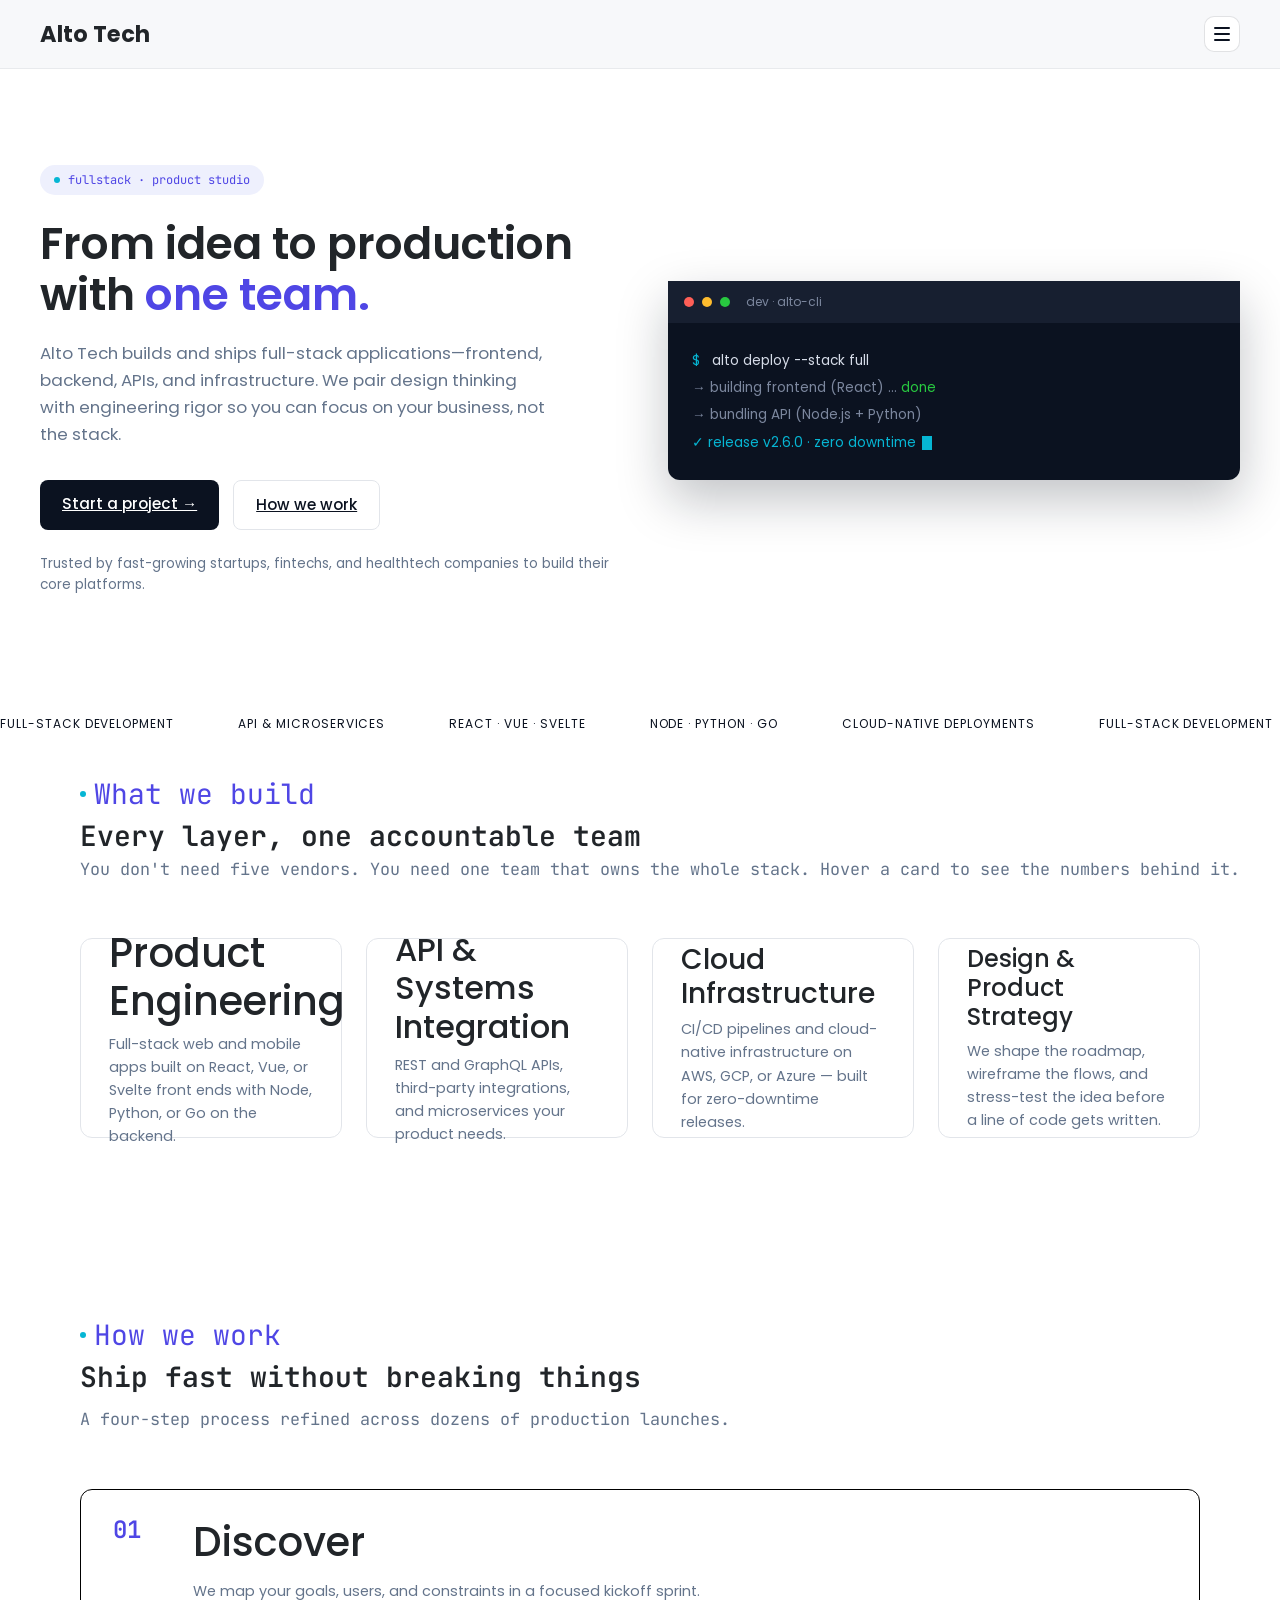
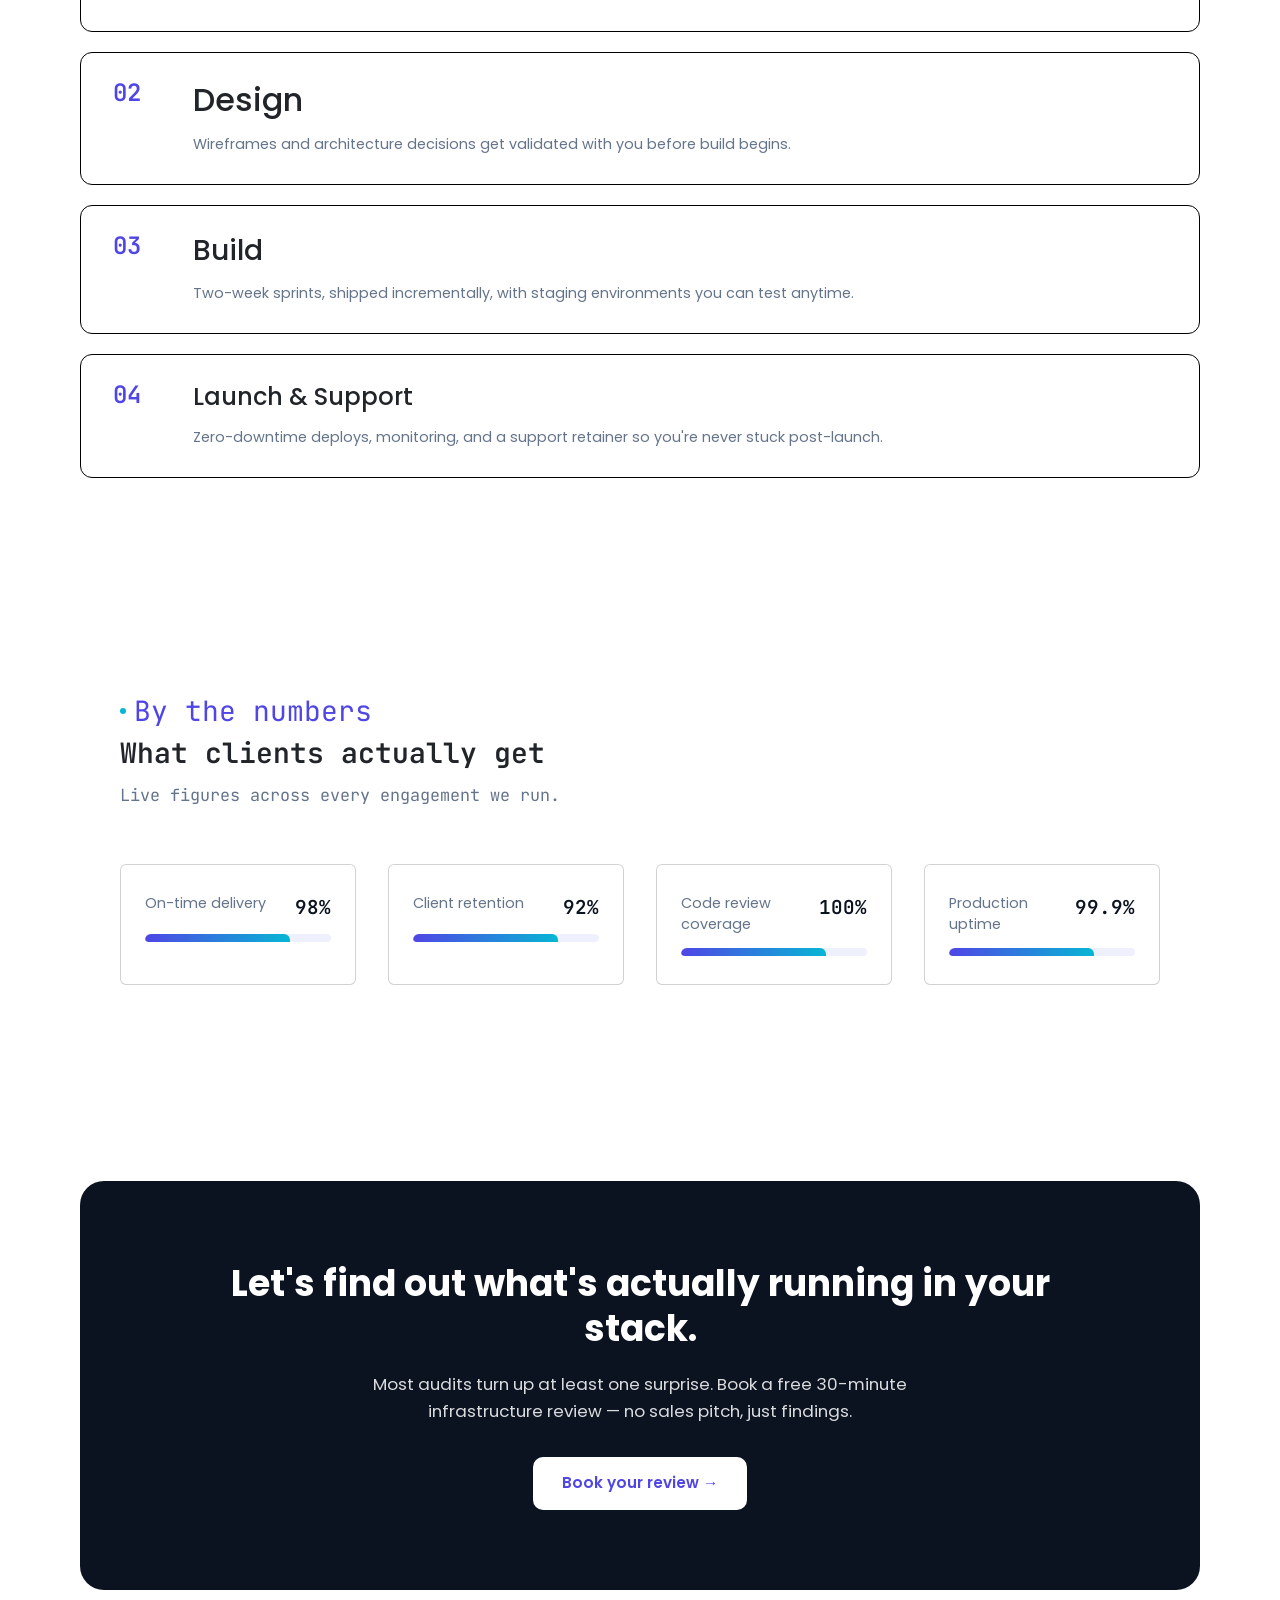
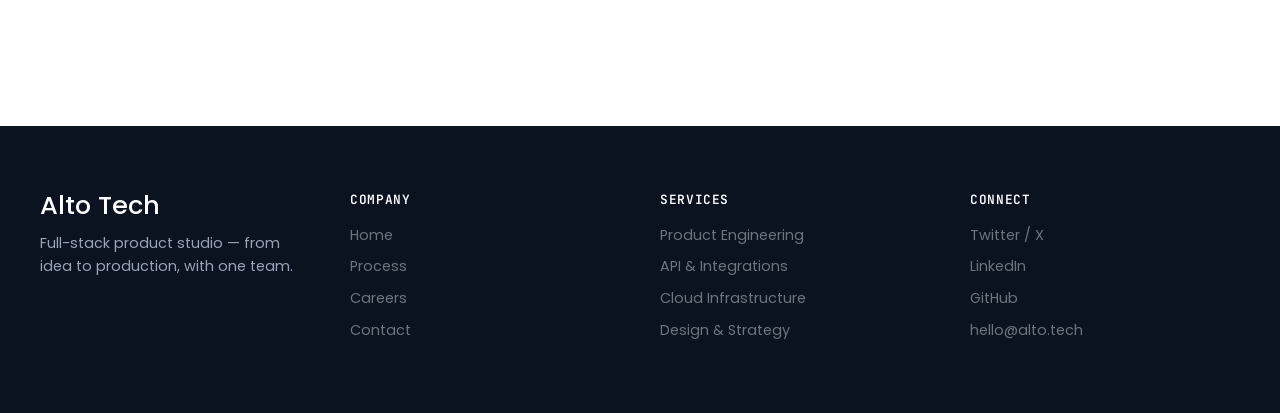
<file: Html_Css_Bs/AltoTech/index.html>
<!DOCTYPE html>
<html lang="en">
<head>
  <meta charset="UTF-8">
  <meta name="viewport" content="width=device-width, initial-scale=1.0">
  <title>Alto Tech </title>
  <link rel="preconnect" href="https://fonts.googleapis.com">
  <link rel="preconnect" href="https://fonts.gstatic.com" crossorigin>
  <link href="https://fonts.googleapis.com/css2?family=Poppins:wght@400;500;600;700&family=JetBrains+Mono:wght@400;500&display=swap" rel="stylesheet">
  <link rel="stylesheet" href="style/website.css">
  <link
      href="https://cdnjs.cloudflare.com/ajax/libs/twitter-bootstrap/5.3.3/css/bootstrap.min.css"
      rel="stylesheet"
    />
</head>
<body>
<header>
  <nav class="topbar">
    <div class="brand">
      <h1>Alto Tech</h1>
    </div>

    <button
      class="menu-toggle"
      type="button"
      data-bs-toggle="offcanvas"
      data-bs-target="#siteMenu"
      aria-controls="siteMenu"
      aria-label="Open menu"
    >
      <span></span>
      <span></span>
      <span></span>
    </button>
  </nav>
</header>

<div
  class="offcanvas offcanvas-end site-menu"
  tabindex="-1"
  id="siteMenu"
  aria-labelledby="siteMenuLabel"
>
  <div class="offcanvas-header">
    <h5 class="offcanvas-title" id="siteMenuLabel">Menu</h5>
    <button
      type="button"
      class="btn-close"
      data-bs-dismiss="offcanvas"
      aria-label="Close"
    ></button>
  </div>
  <div class="offcanvas-body">
    <div class="menu-links">
      <a href="#services" class="nav-link" data-bs-dismiss="offcanvas">Home</a>
      <a href="#process" class="nav-link" data-bs-dismiss="offcanvas">Career</a>
      <a href="#metrics" class="nav-link" data-bs-dismiss="offcanvas">Metrics</a>
    </div>

    <div class="menu-actions">
      <a href="#" class="btn ">Log in</a>
      <a href="#" class="btn1 text-decoration-none">Talk to us</a>
    </div>
  </div>
</div>

  <script src="https://cdnjs.cloudflare.com/ajax/libs/bootstrap/5.3.3/js/bootstrap.bundle.min.js"></script>

  <section class="hero">
    <div class="wrap">
      <div>
        <div class="dot-text"><span class="dot"></span> fullstack · product studio</div>
        <h1 class="headline">From idea to production <br>with <span class="accent">one team.</span></h1>
        <p class="lede">Alto Tech builds and ships full-stack applications—frontend, backend, APIs, and infrastructure. We pair design thinking with engineering rigor so you can focus on your business, not the stack.</p>
        <div class="cta-row">
          <a href="#" class="btn-primary">Start a project →</a>
          <a href="#services" class="btn-sec">How we work</a>
        </div>
        <div class="trust-note">Trusted by fast-growing startups, fintechs, and healthtech companies to build their core platforms.</div>
      </div>

      <div class="terminal" aria-hidden="true">
        <div class="terminal-bar">
          <span class="tdot red"></span>
          <span class="tdot yellow"></span>
          <span class="tdot green"></span>
          <span class="fname">dev · alto-cli</span>
        </div>
        <div class="terminal-body">
          <div><span class="prompt">$</span> <span class="l1">alto deploy --stack full</span></div>
          <div><span class="muted l2">→ building frontend (React) ... </span><span class="ok">done</span></div>
          <div><span class="muted l3">→ bundling API (Node.js + Python)</span></div>
          <div><span class="accent l4">✓ release v2.6.0 · zero downtime</span><span class="cursor"></span></div>
        </div>
      </div>
    </div>
  </section>
  <div class="strip">
  <div class="strip-track">
    <span>Full-stack development</span>
    <span>API & microservices</span>
    <span>React · Vue · Svelte</span>
    <span>Node · Python · Go</span>
    <span>Cloud-native deployments</span>
    <span>Full-stack development</span>
    <span>API & microservices</span>
    <span>React · Vue · Svelte</span>
    <span>Node · Python · Go</span>
    <span>Cloud-native deployments</span>
  </div>
</div>

<section class="hero-mid" id="services">
  <div class="first">
    <div class="mid-dot">
    <span class="mdot"></span>
    What we build </div>
    <div class="mid-headline">Every layer, one accountable team</div>
    <div id="mid-headline">You don't need five vendors. You need one team that owns the whole stack. Hover a card to see the numbers behind it.</div>
  </div>
  <div class="second">
    <div class="outer" tabindex="0">
      <div class="inner">
        <div class="face front">
          <div class="h1">Product Engineering</div>
          <div class="p1">Full-stack web and mobile apps built on React, Vue, or Svelte front ends with Node, Python, or Go on the backend.</div>
        </div>
        <div class="face back">
          <div>
            <div class="stat">40+</div>
            <div class="p-back">Products shipped to production, from MVP to Series B scale.</div>
          </div>
          
        </div>
      </div>
    </div>

    <div class="outer" tabindex="0">
      <div class="inner">
        <div class="face front">
          <div class="h2">API & Systems Integration</div>
          <div class="p2">REST and GraphQL APIs, third-party integrations, and microservices your product needs.</div>
        </div>
        <div class="face back">
          <div>
            <div class="stat">120+</div>
            <div class="p-back">Third-party integrations built and maintained across client platforms.</div>
          </div>
          
        </div>
      </div>
    </div>

    <div class="outer" tabindex="0">
      <div class="inner">
        <div class="face front">
          <div class="h3">Cloud Infrastructure</div>
          <div class="p3">CI/CD pipelines and cloud-native infrastructure on AWS, GCP, or Azure — built for zero-downtime releases.</div>
        </div>
        <div class="face back">
          <div>
            <div class="stat">99.9%</div>
            <div class="p-back">Average uptime SLA across production deployments we manage.</div>
          </div>
         
        </div>
      </div>
    </div>

    <div class="outer" tabindex="0">
      <div class="inner">
        <div class="face front">
          <div class="h4">Design & Product Strategy</div>
          <div class="p4">We shape the roadmap, wireframe the flows, and stress-test the idea before a line of code gets written.</div>
        </div>
        <div class="face back">
          <div>
            <div class="stat">2 wks</div>
            <div class="p-back">Average length of a discovery sprint before build begins.</div>
          </div>
         
        </div>
      </div>
    </div>
  </div>
</section>

<section class="hero-process" id="process">
  <div class="first2">
    <div class="mid-dot">
    <span class="mdot"></span>
    How we work </div>
    <div class="mid-headline">Ship fast without breaking things</div>
    <div class="mid-sub">A four-step process refined across dozens of production launches.</div>
  </div>
  <div class="third">
    <div class="mid-c1">
      <div class="num">01</div>
      <div class="body">
        <div class="h1">Discover</div>
        <div class="p1">We map your goals, users, and constraints in a focused kickoff sprint.</div>
      </div>
    </div>
    <div class="mid-c1">
      <div class="num">02</div>
      <div class="body">
        <div class="h2">Design</div>
        <div class="p2">Wireframes and architecture decisions get validated with you before build begins.</div>
      </div>
    </div>
    <div class="mid-c1">
      <div class="num">03</div>
      <div class="body">
        <div class="h3">Build</div>
        <div class="p3">Two-week sprints, shipped incrementally, with staging environments you can test anytime.</div>
      </div>
    </div>
    <div class="mid-c1">
      <div class="num">04</div>
      <div class="body">
        <div class="h4">Launch & Support</div>
        <div class="p4">Zero-downtime deploys, monitoring, and a support retainer so you're never stuck post-launch.</div>
      </div>
    </div>
  </div>
</section>

<section class="hero" id="metrics">
  <div class="first2">
    <div class="mid-dot">
    <span class="mdot"></span>
    By the numbers </div>
    <div class="mid-headline">What clients actually get</div>
    <div class="mid-sub">Live figures across every engagement we run.</div>
  </div>
  
 
  <div class="grid">
    <div class="card" >
      <div class="top">
        <span class="label">On-time delivery</span>
        <span class="value">98%</span>
      </div>
      <div class="track">
        <div class="progress"></div>
      </div>
    </div>

    <div class="card" >
      <div class="top">
        <span class="label">Client retention</span>
        <span class="value">92%</span>
      </div>
      <div class="track">
        <div class="progress"></div>
      </div>
    </div>

    <div class="card" >
      <div class="top">
        <span class="label">Code review coverage</span>
        <span class="value">100%</span>
      </div>
      <div class="track">
        <div class="progress"></div>
      </div>
    </div>

    <div class="card" >
      <div class="top">
        <span class="label">Production uptime</span>
        <span class="value">99.9%</span>
      </div>
      <div class="track">
        <div class="progress"></div>
      </div>
    </div>
  </div>
</section>

<section class="hero-last">
  <div class="banner">
    <h2 class="headline">Let's find out what's actually running in your stack.</h2>
    <p class="sub">Most audits turn up at least one surprise. Book a free 30-minute infrastructure review — no sales pitch, just findings.</p>
    <a href="#" class="btn">Book your review →</a>
  </div>
</section>

<footer class="footer">
  <div class="footer-grid">
    <div class="name">
      <h1>Alto Tech</h1>
      <p class="tagline">Full-stack product studio — from idea to production, with one team.</p>
    </div>
    <div class="col">
      <div class="footertitle">Company</div>
      <div class="footerlinks">
        <a href="#"  class="text-decoration-none text-secondary">Home</a>
        <a href="#process"  class="text-decoration-none text-secondary">Process</a>
        <a href="#"  class="text-decoration-none text-secondary">Careers</a>
        <a href="#"  class="text-decoration-none text-secondary">Contact</a>
      </div>
    </div>
    <div class="col">
      <div class="footertitle">Services</div>
      <div class="footerlinks list-unstyled">
        <a href="#services" class="text-decoration-none text-secondary">Product Engineering</a>
        <a href="#services"  class="text-decoration-none text-secondary">API & Integrations</a>
        <a href="#services"  class="text-decoration-none text-secondary">Cloud Infrastructure</a>
        <a href="#services"  class="text-decoration-none text-secondary">Design & Strategy</a>
      </div>
    </div>
    <div class="col">
      <div class="footertitle">Connect</div>
      <div class="footerlinks">
        <a href="#"  class="text-decoration-none text-secondary">Twitter / X</a>
        <a href="#"  class="text-decoration-none text-secondary">LinkedIn</a>
        <a href="#"  class="text-decoration-none text-secondary">GitHub</a>
        <a href="mailto:hello@alto.tech"  class="text-decoration-none text-secondary">hello@alto.tech</a>
      </div>
    </div>
  </div>
</footer>
<script src="https://cdn.jsdelivr.net/npm/bootstrap@5.3.3/dist/js/bootstrap.bundle.min.js"></script>
</body>
</html>
</file>
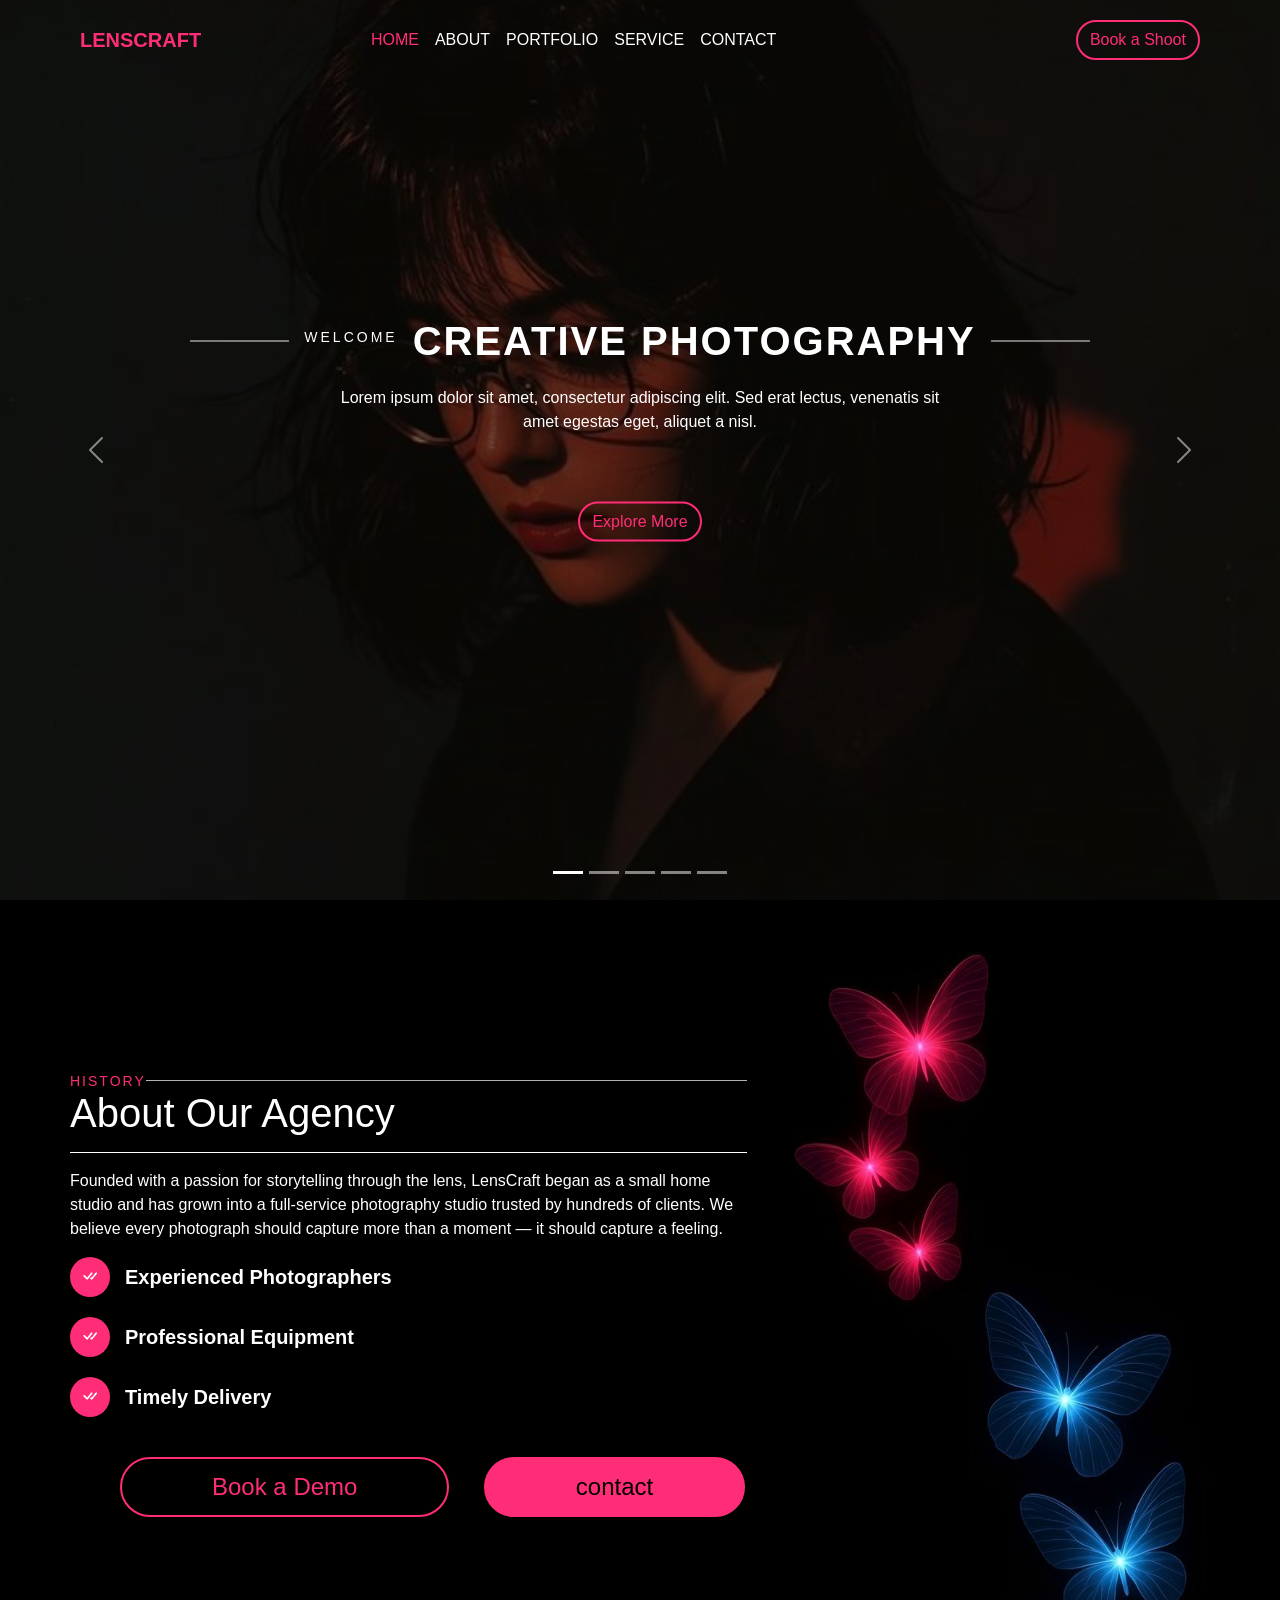
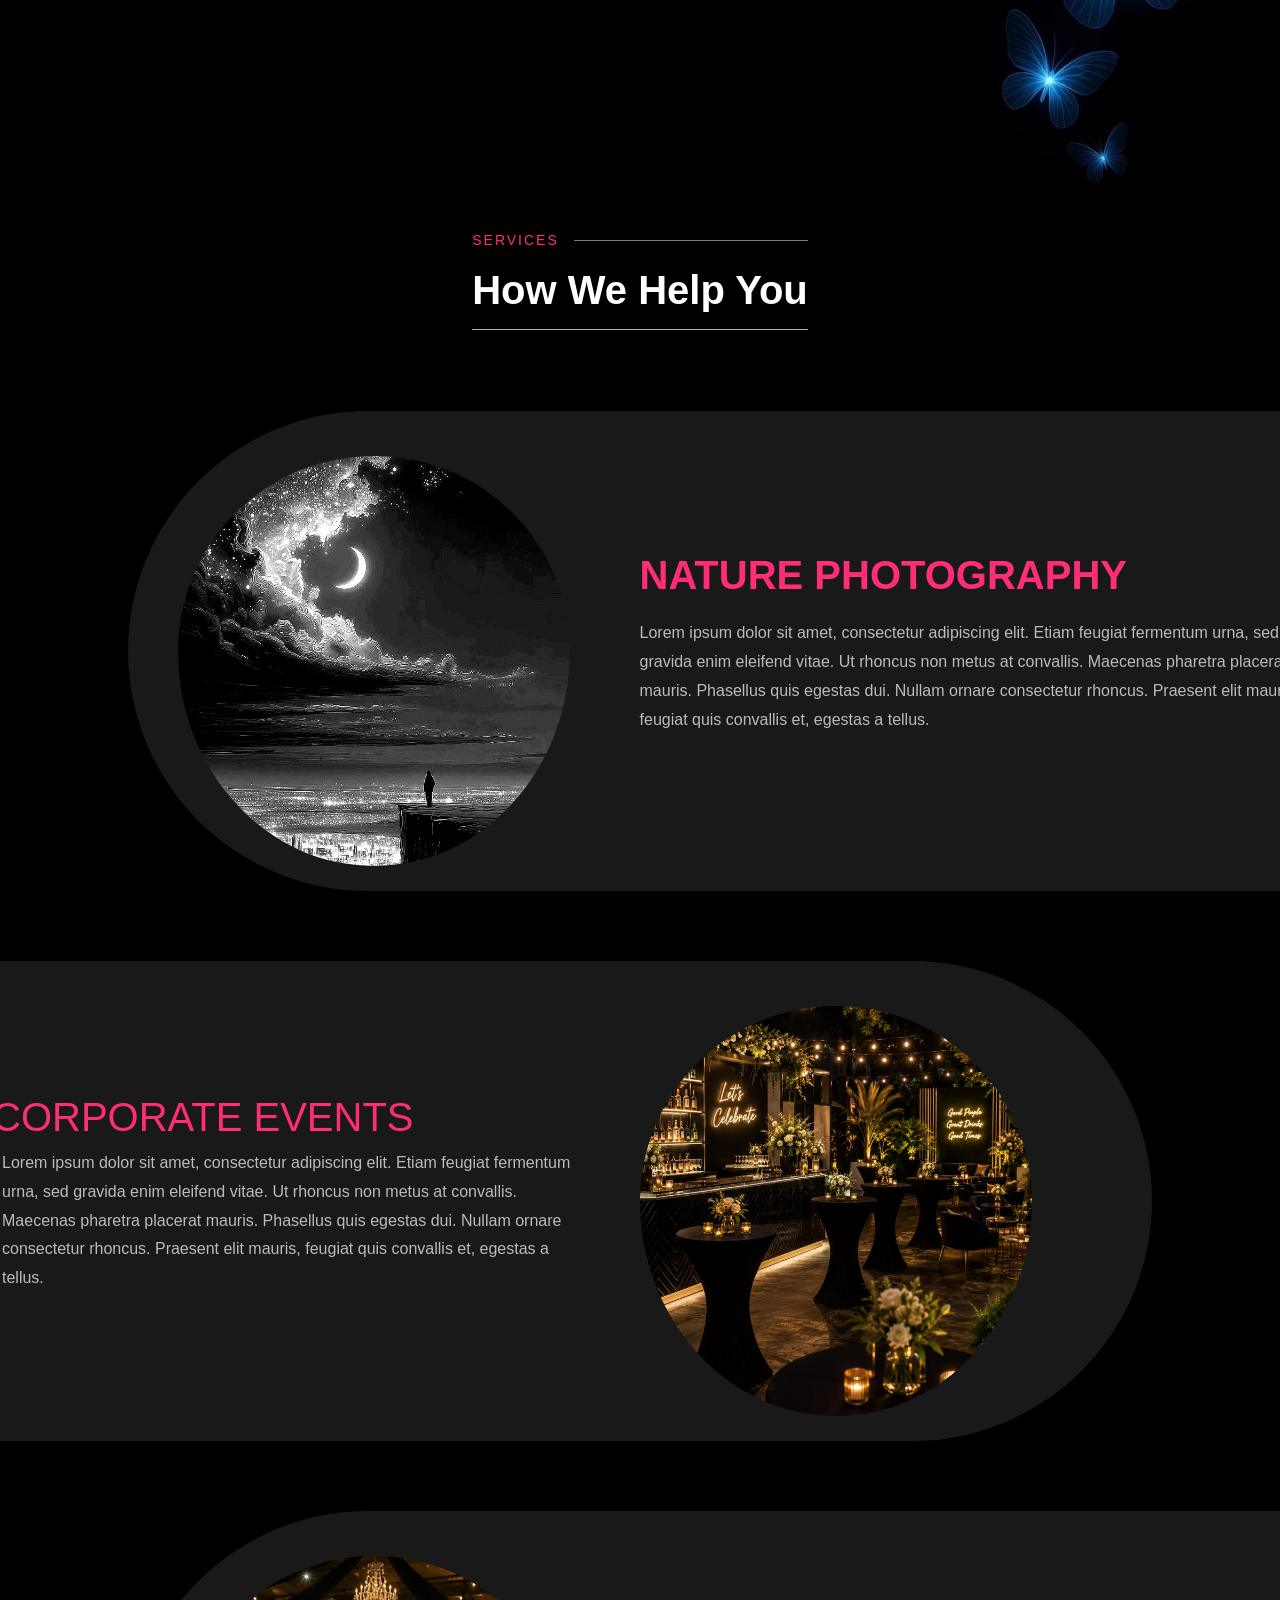
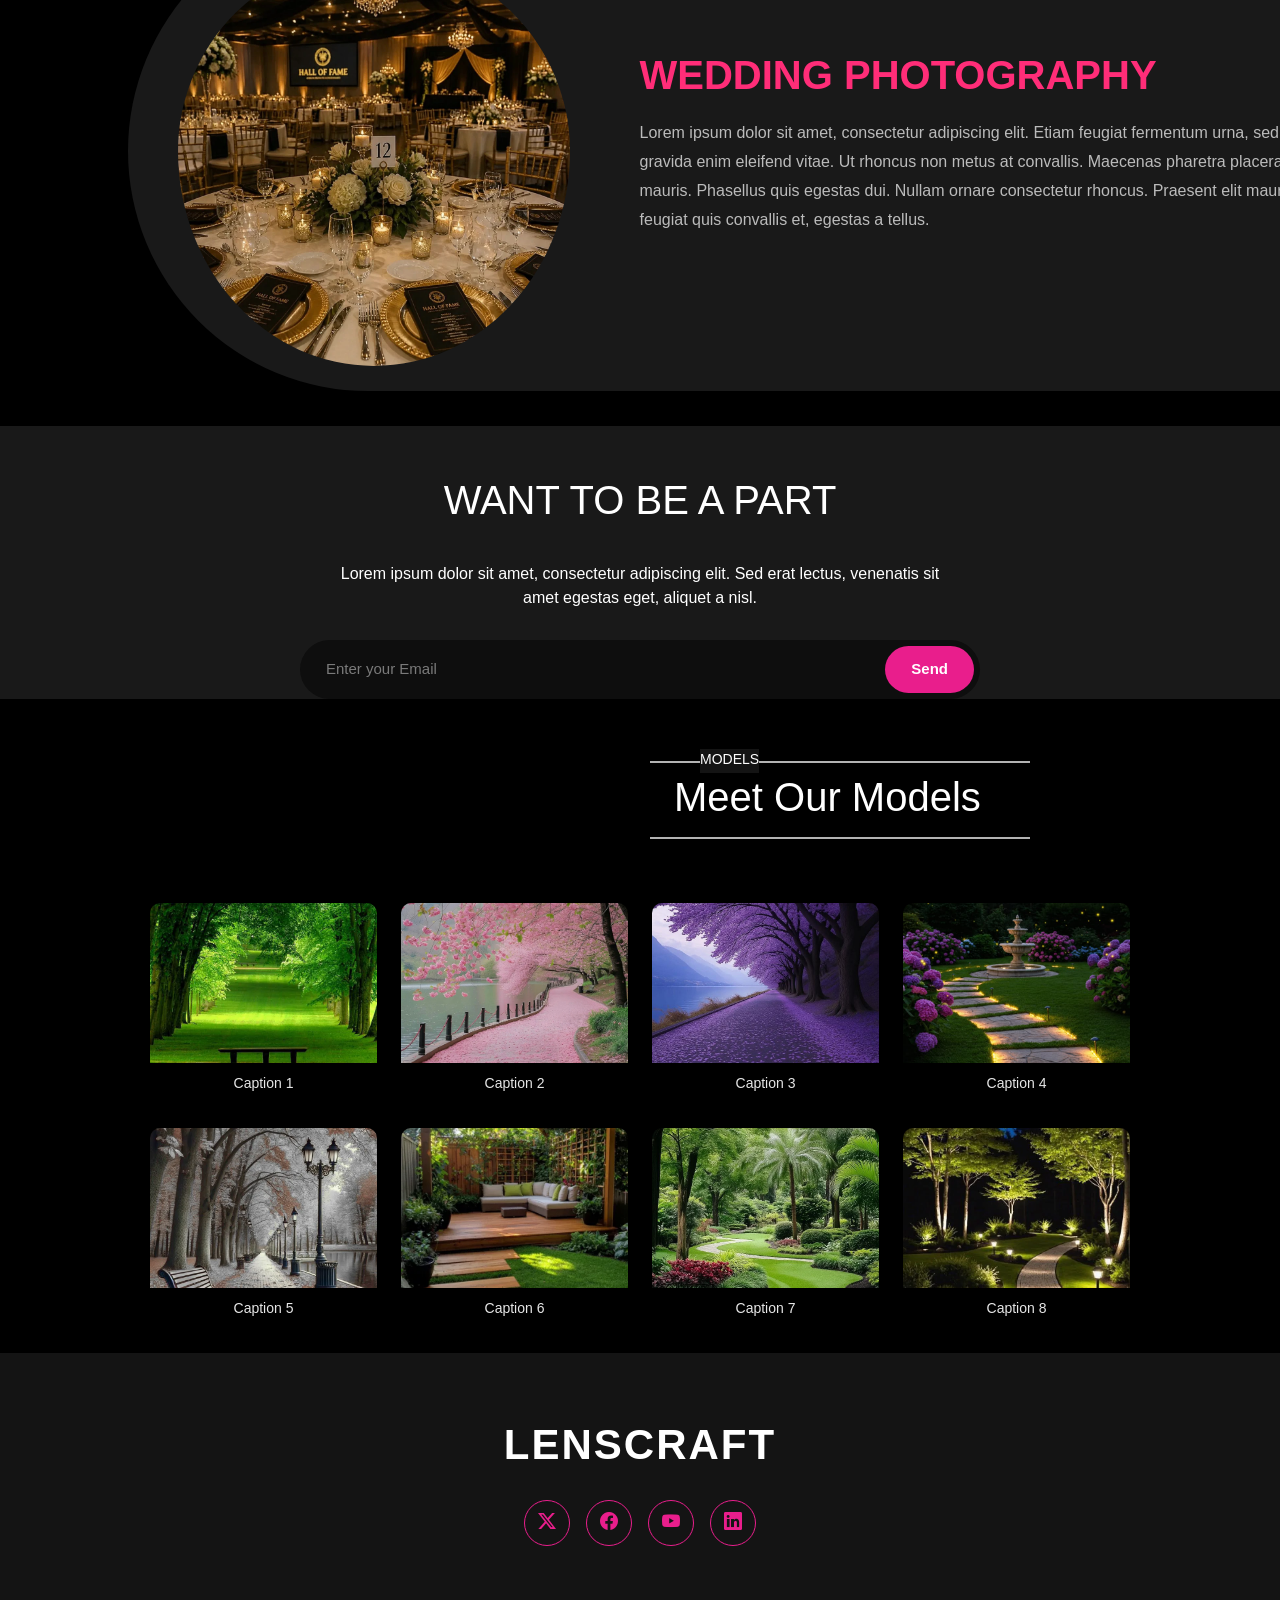
<file: Html_Css_Bs/photography/index.html>
<!doctype html>
<html lang="en">
  <head>
    <meta charset="UTF-8" />
    <meta name="viewport" content="width=device-width, initial-scale=1.0" />
    <title>document</title>
    <link
      href="https://cdnjs.cloudflare.com/ajax/libs/twitter-bootstrap/5.3.3/css/bootstrap.min.css"
      rel="stylesheet"
    />
    <link rel="stylesheet" href="style/style.css" />
    <link
      rel="stylesheet"
      href="https://cdn.jsdelivr.net/npm/bootstrap-icons@1.13.1/font/bootstrap-icons.min.css"
    />


  </head>
  <body>
<div class="container-fluid nav-first">
  <nav class="navbar navbar-expand-lg navbar-custom">
    <a class="navbar-brand nav-head" href="#">LENSCRAFT</a>
    <button
      class="navbar-toggler text-white"
      type="button"
      data-bs-toggle="offcanvas"
      data-bs-target="#navMenu"
      aria-controls="navMenu"
      aria-expanded="false"
      aria-label="Toggle navigation"
    >
      <span class="navbar-toggler-icon"></span>
    </button>
    <div
      class="offcanvas offcanvas-lg offcanvas-end"
      tabindex="-1"
      id="navMenu"
      aria-labelledby="navMenuLabel"
    >
      <div class="offcanvas-header d-lg-none">
        <h5 class="offcanvas-title nav-head" id="navMenuLabel">LENSCRAFT</h5>
        <button
          type="button"
          class="btn-close btn-close-white"
          data-bs-dismiss="offcanvas"
          aria-label="Close"
        ></button>
      </div>
      <div class="offcanvas-body d-flex flex-lg-row align-items-center w-100">
        <ul class="navbar-nav mx-lg-auto text-end align-items-lg-center">
          <li class="nav-item">
            <a href="#" class="nav-link active">HOME</a>
          </li>
          <li class="nav-item"><a href="#" class="nav-link">ABOUT</a></li>
          <li class="nav-item"><a href="#" class="nav-link">PORTFOLIO</a></li>
          <li class="nav-item"><a href="#" class="nav-link">SERVICE</a></li>
          <li class="nav-item"><a href="#" class="nav-link">CONTACT</a></li>
        </ul>
        <a href="#" id="btn-carousel" class="btn rounded-pill ms-lg-auto mt-3 mt-lg-0">Book a Shoot</a>
      </div>
    </div>
  </nav>
</div>

    <div
      class="carousel slide"
      id="carouselExampleIndicators"
      data-bs-ride="carousel"
    >
      <div class="carousel-indicators">
        <button
          type="button"
          data-bs-target="#carouselExampleIndicators"
          data-bs-slide-to="0"
          class="active"
          aria-current="true"
          aria-label="Slide 1"
        ></button>
        <button
          type="button"
          data-bs-target="#carouselExampleIndicators"
          data-bs-slide-to="1"
          aria-label="Slide 2"
        ></button>
        <button
          type="button"
          data-bs-target="#carouselExampleIndicators"
          data-bs-slide-to="2"
          aria-label="Slide 3"
        ></button>
        <button
          type="button"
          data-bs-target="#carouselExampleIndicators"
          data-bs-slide-to="3"
          aria-label="Slide 4"
        ></button>
        <button
          type="button"
          data-bs-target="#carouselExampleIndicators"
          data-bs-slide-to="4"
          aria-label="Slide 5"
        ></button>
      </div>

      <button
        class="carousel-control-prev"
        type="button"
        data-bs-target="#carouselExampleIndicators"
        data-bs-slide="prev"
      >
        <span class="carousel-control-prev-icon" aria-hidden="true"></span>
      </button>
      <button
        class="carousel-control-next"
        type="button"
        data-bs-target="#carouselExampleIndicators"
        data-bs-slide="next"
      >
        <span class="carousel-control-next-icon" aria-hidden="true"></span>
      </button>

      <div class="carousel-inner">
        <div class="carousel-item active">
          <img
            src="images/pic1.jpg"
            class="d-block w-100 carousel-img"
            alt="pic1"
          />
          <div class="carousel-text">
            <div class="carousel-heading">
              <hr />
              <h5 class="welcome">WELCOME</h5>
              <span class="fs-1">CREATIVE PHOTOGRAPHY</span>
              <hr />
            </div>
            <p class="carousel-para">
              Lorem ipsum dolor sit amet, consectetur adipiscing elit. Sed erat
              lectus, venenatis sit amet egestas eget, aliquet a nisl.
            </p>
            <a href="#" class="btn btn-explore rounded-pill my-5"
              >Explore More</a
            >
          </div>
        </div>

        <div class="carousel-item">
          <img
            src="images/pic2.jpg"
            class="d-block w-100 carousel-img"
            alt="pic2"
          />
          <div class="carousel-text">
            <div class="carousel-heading">
              <hr />
              <h5 class="welcome">WELCOME</h5>
              <span>CREATIVE PHOTOGRAPHY</span>
              <hr />
            </div>
            <p class="carousel-para">
              Lorem ipsum dolor sit amet, consectetur adipiscing elit. Sed erat
              lectus, venenatis sit amet egestas eget, aliquet a nisl.
            </p>
            <a href="#" class="btn btn-explore rounded-pill my-5 py-3 px-3"
              >Explore More</a
            >
          </div>
        </div>

        <div class="carousel-item">
          <img
            src="images/pic3.jpg"
            class="d-block w-100 carousel-img"
            alt="pic3"
          />
          <div class="carousel-text">
            <div class="carousel-heading">
              <hr />
              <h5 class="welcome">WELCOME</h5>
              <span>CREATIVE PHOTOGRAPHY</span>
              <hr />
            </div>
            <p class="carousel-para">
              Lorem ipsum dolor sit amet, consectetur adipiscing elit. Sed erat
              lectus, venenatis sit amet egestas eget, aliquet a nisl.
            </p>
            <a href="#" class="btn btn-explore rounded-pill my-5 py-3 px-3"
              >Explore More</a
            >
          </div>
        </div>

        <div class="carousel-item">
          <img
            src="images/pic4.jpg"
            class="d-block w-100 carousel-img"
            alt="pic4"
          />
          <div class="carousel-text">
            <div class="carousel-heading">
              <hr />
              <h5 class="welcome">WELCOME</h5>
              <span>CREATIVE PHOTOGRAPHY</span>
              <hr />
            </div>
            <p class="carousel-para">
              Lorem ipsum dolor sit amet, consectetur adipiscing elit. Sed erat
              lectus, venenatis sit amet egestas eget, aliquet a nisl.
            </p>
            <a href="#" class="btn btn-explore rounded-pill my-5 py-3 px-3"
              >Explore More</a
            >
          </div>
        </div>

        <div class="carousel-item">
          <img
            src="images/pic5.jpg"
            class="d-block w-100 carousel-img"
            alt="pic5"
          />
          <div class="carousel-text">
            <div class="carousel-heading">
              <hr />
              <h5 class="welcome">WELCOME</h5>
              <span>CREATIVE PHOTOGRAPHY</span>
              <hr />
            </div>
            <p class="carousel-para">
              Lorem ipsum dolor sit amet, consectetur adipiscing elit. Sed erat
              lectus, venenatis sit amet egestas eget, aliquet a nisl.
            </p>
            <a href="#" class="btn btn-explore rounded-pill my-5 py-3 px-3"
              >Explore More</a
            >
          </div>
        </div>
      </div>
    </div>

    <div class="about-section">
      <div class="row g-0">
        <div class="col-lg-7 col-md-12 ab-t">
          <div class="about-text">
            <div class="line-text reveal reveal-up">
              <h5 class="history">HISTORY</h5>
              <hr />
            </div>
            <h1 class="about-txt pt-2 reveal reveal-up">About Our Agency</h1>
            <hr class="bottom-line reveal reveal-up" />
            <p class="about-para reveal reveal-up">
              Founded with a passion for storytelling through the lens,
              LensCraft began as a small home studio and has grown into a
              full-service photography studio trusted by hundreds of clients. We
              believe every photograph should capture more than a moment — it
              should capture a feeling.
            </p>

            <div class="check-list">
              <div class="check-item reveal reveal-up">
                <div class="circle">
                  <i class="bi bi-check-all"></i>
                </div>
                <h5 class="circle-text">Experienced Photographers</h5>
              </div>
              <div class="check-item reveal reveal-up">
                <div class="circle">
                  <i class="bi bi-check-all"></i>
                </div>
                <h5 class="circle-text">Professional Equipment</h5>
              </div>
              <div class="check-item reveal reveal-up">
                <div class="circle">
                  <i class="bi bi-check-all"></i>
                </div>
                <h5 class="circle-text">Timely Delivery</h5>
              </div>
            </div>
          </div>
          <div class="about-btn reveal reveal-up">
            <button class="btn-1 rounded-pill fs-4">Book a Demo</button>
            <button class="btn-1 rounded-pill fs-4" id="btn-1">contact</button>
          </div>
        </div>
        <div class="col-lg-5 col-12 ab-img">
          <img class="abt-img reveal reveal-up" src="images/abt.jpg" alt="about picture" />
        </div>
      </div>
    </div>

    <div class="help">
      <div class="help-header reveal reveal-up">
        <div class="help-top-header">
          <small class="service">SERVICES</small>
          <hr class="absolute" />
        </div>
        <h1 class="help-head fs-1">How We Help You</h1>
        <hr class="bottom-line" />
      </div>
    </div>

    <div class="shape">

      <div class="u-shape-left">
        <div class="u-left-bg">
          <div class="d-inline-flex">
            <img class="u-img1 rounded-circle reveal reveal-left" src="images/pic6.jpg" alt="Nature Photography">
            <div class="text-white u-head reveal reveal-left">
              <h1 class="fs-1 pink">NATURE PHOTOGRAPHY</h1>
              <p class="u-para">Lorem ipsum dolor sit amet, consectetur adipiscing elit. Etiam feugiat fermentum urna, sed gravida enim eleifend vitae. Ut rhoncus non metus at convallis. Maecenas pharetra placerat mauris. Phasellus quis egestas dui. Nullam ornare consectetur rhoncus. Praesent elit mauris, feugiat quis convallis et, egestas a tellus.</p>
            </div>
          </div>
        </div>
      </div>

      <div class="u-shape-right">
        <div class="u-right-bg">
          <div class="d-inline-flex">
            <div class="text-white u-headr reveal reveal-right">
              <h1 class="fs-1 h pink">CORPORATE EVENTS</h1>
              <p class="u-parar">Lorem ipsum dolor sit amet, consectetur adipiscing elit. Etiam feugiat fermentum urna, sed gravida enim eleifend vitae. Ut rhoncus non metus at convallis. Maecenas pharetra placerat mauris. Phasellus quis egestas dui. Nullam ornare consectetur rhoncus. Praesent elit mauris, feugiat quis convallis et, egestas a tellus.</p>
            </div>
            <img class="u-img1r rounded-circle reveal reveal-right" src="images/pic7.jpg" alt="Corporate Events">
          </div>
        </div>
      </div>

      <div class="u-shape-left">
        <div class="u-left-bg">
          <div class="d-inline-flex u-content">
            <img class="u-img1 rounded-circle reveal reveal-left" src="images/pic8.webp" alt="Wedding Photography">
            <div class="text-white u-head reveal reveal-left">
              <h1 class="fs-1 pink">WEDDING PHOTOGRAPHY</h1>
              <p class="u-para">Lorem ipsum dolor sit amet, consectetur adipiscing elit. Etiam feugiat fermentum urna, sed gravida enim eleifend vitae. Ut rhoncus non metus at convallis. Maecenas pharetra placerat mauris. Phasellus quis egestas dui. Nullam ornare consectetur rhoncus. Praesent elit mauris, feugiat quis convallis et, egestas a tellus.</p>
            </div>
          </div>
        </div>
      </div>

    </div>

    <div class="part">
      <div class="part-head reveal reveal-up">
        <h1 class="fs-1 part-h">WANT TO BE A PART</h1>
        <p class="part-para">Lorem ipsum dolor sit amet, consectetur adipiscing elit. Sed erat lectus, venenatis sit amet egestas eget, aliquet a nisl.</p>
        <form class="form">
          <input type="email" class="rounded-pill" placeholder="Enter your Email">
          <button type="submit" class="rounded-pill">Send</button>
        </form>
      </div>
    </div>

    <div class="display container">
      <div class="display-header reveal reveal-up">
        <div class="display-h">
          <span>MODELS</span>
          <hr class="display-hr">
        </div>
        <h1 class="text-white ps-4">Meet Our Models</h1>
        <hr class="display-bottom">
      </div>

      <div class="row row-1 pt-5">
        <div class="col-3">
          <div class="card reveal reveal-up">
            <img src="images/row1.webp" alt="Row 1">
            <div class="card-caption">Caption 1</div>
          </div>
        </div>
        <div class="col-3">
          <div class="card reveal reveal-up">
            <img src="images/row2.webp" alt="Row 2">
            <div class="card-caption">Caption 2</div>
          </div>
        </div>
        <div class="col-3">
          <div class="card reveal reveal-up">
            <img src="images/row3.jpg" alt="Row 3">
            <div class="card-caption">Caption 3</div>
          </div>
        </div>
        <div class="col-3">
          <div class="card reveal reveal-up">
            <img src="images/row4.jpg" alt="Row 4">
            <div class="card-caption">Caption 4</div>
          </div>
        </div>
      </div>

      <div class="row row-2">
        <div class="col-3">
          <div class="card reveal reveal-up">
            <img src="images/row5.webp" alt="Row 5">
            <div class="card-caption">Caption 5</div>
          </div>
        </div>
        <div class="col-3">
          <div class="card reveal reveal-up">
            <img src="images/row6.webp" alt="Row 6">
            <div class="card-caption">Caption 6</div>
          </div>
        </div>
        <div class="col-3">
          <div class="card reveal reveal-up">
            <img src="images/row7.webp" alt="Row 7">
            <div class="card-caption">Caption 7</div>
          </div>
        </div>
        <div class="col-3">
          <div class="card reveal reveal-up">
            <img src="images/row8.webp" alt="Row 8">
            <div class="card-caption">Caption 8</div>
          </div>
        </div>
      </div>
    </div>

    <footer class="site-footer reveal reveal-up">
      <div class="footer-logo">
        <span>LENSCRAFT</span>
      </div>

      <div class="footer-socials">
        <a href="#" class="social-circle"><i class="bi bi-twitter-x"></i></a>
        <a href="#" class="social-circle"><i class="bi bi-facebook"></i></a>
        <a href="#" class="social-circle"><i class="bi bi-youtube"></i></a>
        <a href="#" class="social-circle"><i class="bi bi-linkedin"></i></a>
      </div>
    </footer>
    

    <script src="https://cdnjs.cloudflare.com/ajax/libs/twitter-bootstrap/5.3.3/js/bootstrap.bundle.min.js"></script>
    <script>
      document.addEventListener("DOMContentLoaded", function () {
        var revealEls = document.querySelectorAll(".reveal");

        var observer = new IntersectionObserver(function (entries) {
          entries.forEach(function (entry) {
            if (entry.isIntersecting) {
              entry.target.classList.add("in-view");
            }
          });
        });

        revealEls.forEach(function (el) {
          observer.observe(el);
        });
      });
    </script>
  </body>
</html>
</file>
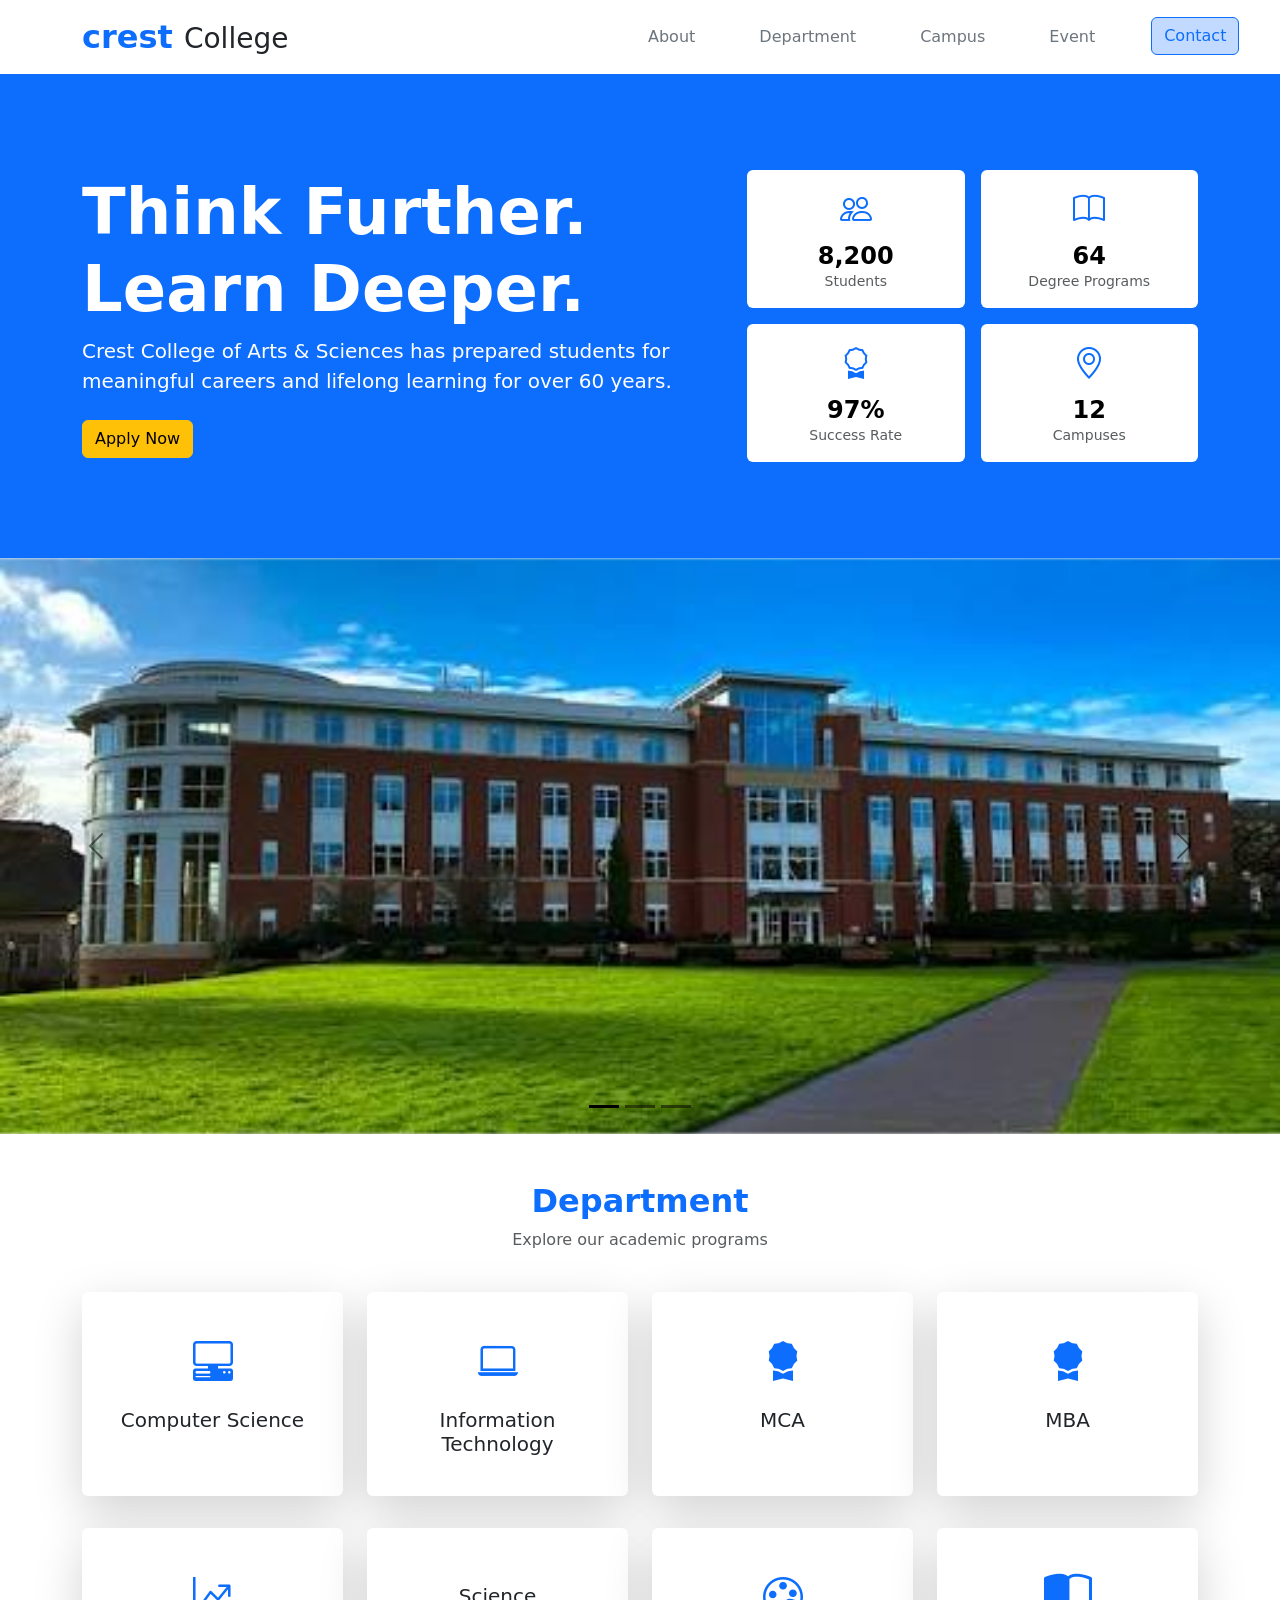
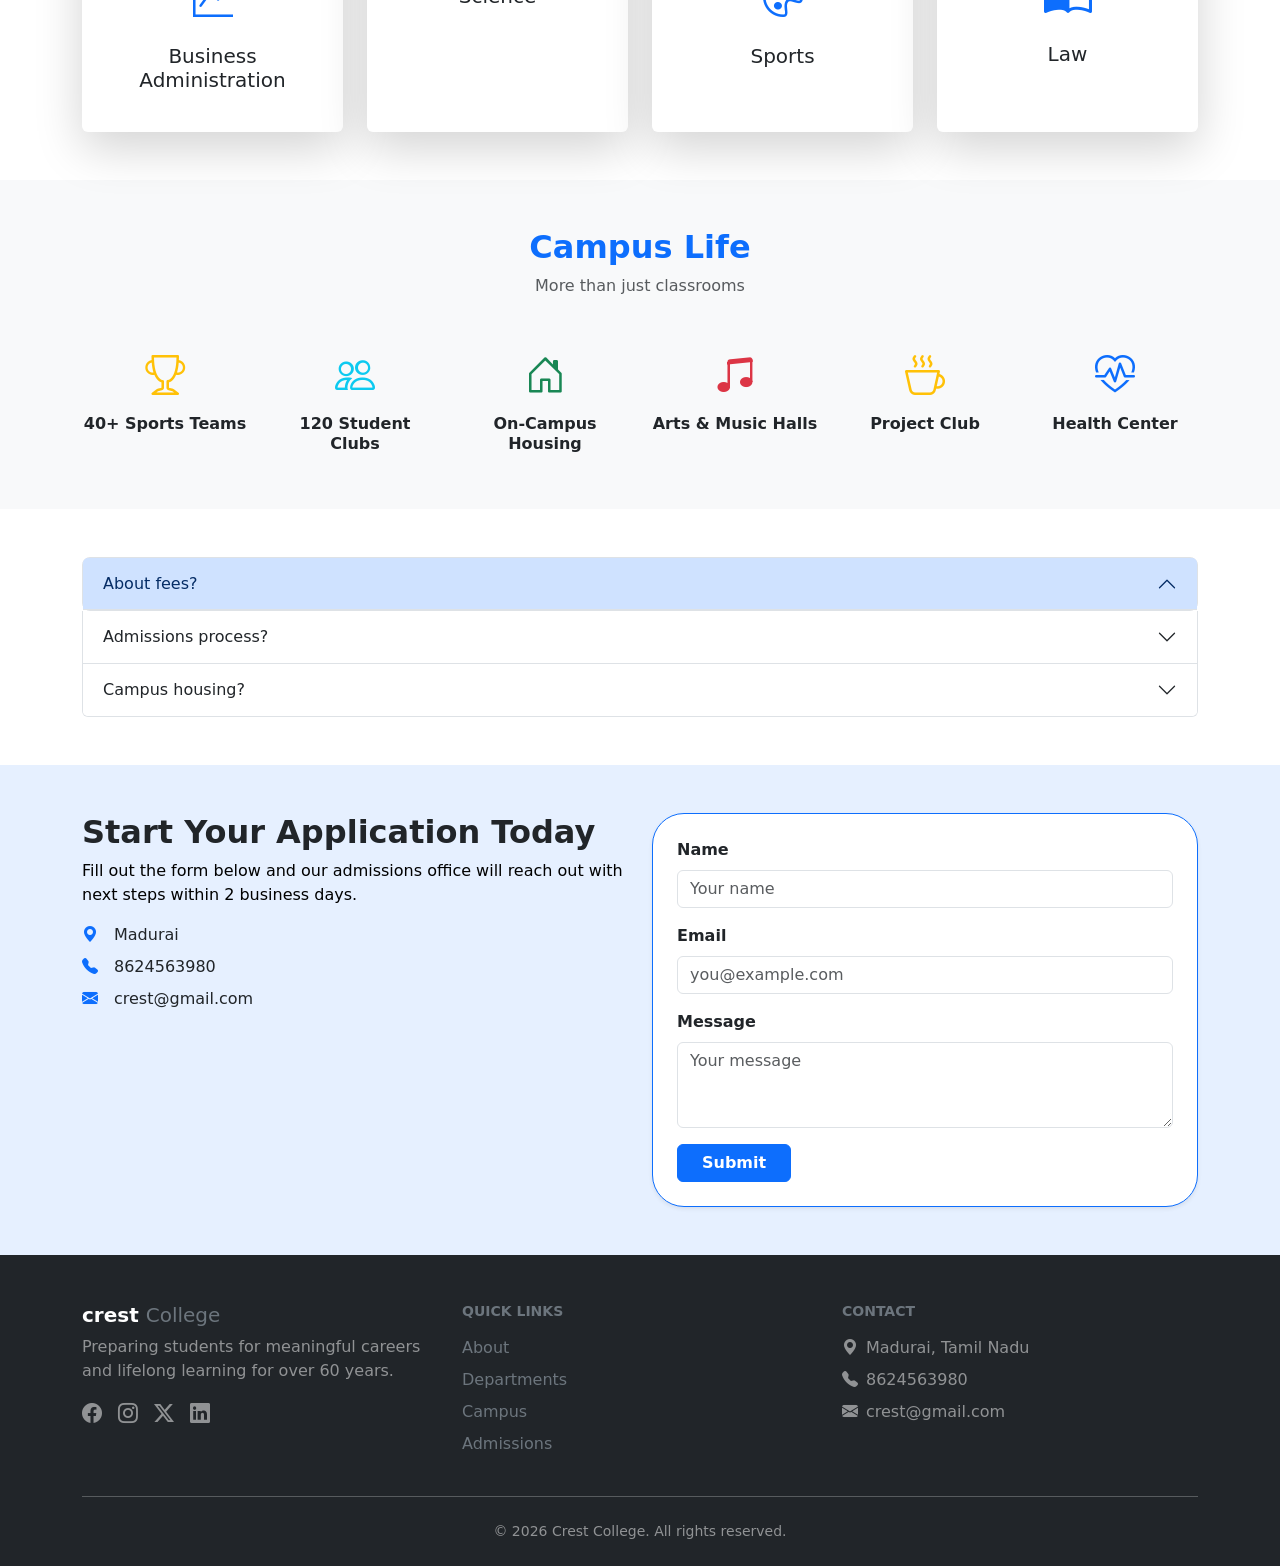
<file: Html_Css_Bs/college/boostrapwebsite.html>
<!doctype html>
<html lang="en">
  <head>
    <meta charset="UTF-8" />
    <meta name="viewport" content="width=device-width, initial-scale=1.0" />
    <title>Crest College</title>
    <link
      href="https://cdnjs.cloudflare.com/ajax/libs/twitter-bootstrap/5.3.3/css/bootstrap.min.css"
      rel="stylesheet"
    />
    <link
      rel="stylesheet"
      href="https://cdn.jsdelivr.net/npm/bootstrap-icons@1.13.1/font/bootstrap-icons.min.css"
    />
    <link rel="stylesheet" href="design.css" />
  </head>
  <body
    data-bs-spy="scroll"
    data-bs-target="#mainNav"
    data-bs-offset="120"
    tabindex="0"
  >
    <nav class="navbar navbar-expand-lg bg-white sticky-top">
      <div class="container">
        <a href="#" class="navbar-brand fw-bold text-primary fs-2">
          crest <span class="fw-normal text-dark fs-3">College</span>
        </a>

        <button
          class="navbar-toggler"
          type="button"
          data-bs-toggle="offcanvas"
          data-bs-target="#offcanvasNav"
          aria-controls="offcanvasNav"
        >
          <span class="navbar-toggler-icon"></span>
        </button>

        <div
          class="offcanvas offcanvas-lg offcanvas-end"
          tabindex="-1"
          id="offcanvasNav"
          aria-labelledby="offcanvasNavLabel"
        >
          <div class="offcanvas-header">
            <h5 class="offcanvas-title" id="offcanvasNavLabel">
              Crest College
            </h5>
            <button
              type="button"
              class="btn-close"
              data-bs-dismiss="offcanvas"
              aria-label="Close"
            ></button>
          </div>
          <div class="offcanvas-body">
            <ul class="navbar-nav gap-lg-5 ms-auto" id="mainNav">
              <li class="nav-item">
                <a
                  href="#scrollspyHeading1"
                  class="nav-link text-secondary"
                  data-bs-dismiss="offcanvas"
                  >About</a
                >
              </li>
              <li class="nav-item">
                <a
                  href="#scrollspyHeading2"
                  class="nav-link text-secondary"
                  data-bs-dismiss="offcanvas"
                  >Department</a
                >
              </li>
              <li class="nav-item">
                <a
                  href="#scrollspyHeading3"
                  class="nav-link text-secondary"
                  data-bs-dismiss="offcanvas"
                  >Campus</a
                >
              </li>
              <li class="nav-item">
                <a
                  href="#scrollspyHeading4"
                  class="nav-link text-secondary"
                  data-bs-dismiss="offcanvas"
                  >Event</a
                >
              </li>
              <li class="nav-item mt-2 mt-lg-0">
                <button
                  class="btn btn-outline-primary bg-primary bg-opacity-25"
                >
                  Contact
                </button>
              </li>
            </ul>
          </div>
        </div>
      </div>
    </nav>

    <section id="heroSection">
      <div class="bg-primary py-5" id="scrollspyHeading1">
        <div class="container py-5 text-white">
          <div class="row align-items-center">
            <div class="col-lg-7 col-md-12">
              <h1 class="fw-bold display-3">Think Further. Learn Deeper.</h1>
              <p class="fs-5 mb-4">
                Crest College of Arts &amp; Sciences has prepared students for
                meaningful careers and lifelong learning for over 60 years.
              </p>
              <button
                type="button"
                class="btn btn-warning text-black"
                data-bs-toggle="modal"
                data-bs-target="#examplemodal"
              >
                Apply Now
              </button>
            </div>

            <div
              class="modal fade"
              id="examplemodal"
              tabindex="-1"
              aria-labelledby="examplemodalLabel"
              data-bs-backdrop="static"
              data-bs-keyboard="false"
              aria-hidden="true"
            >
              <div class="modal-dialog">
                <div class="modal-content text-dark">
                  <div class="modal-header">
                    <h5 class="modal-title fs-5" id="examplemodalLabel">
                      Apply Form
                    </h5>
                    <button
                      type="button"
                      class="btn-close"
                      data-bs-dismiss="modal"
                    ></button>
                  </div>
                  <div class="modal-body">
                    <form>
                      <div class="mb-3">
                        <label class="form-label">Enter your name</label>
                        <input
                          type="text"
                          class="form-control"
                          placeholder="Enter your name"
                        />
                        <label class="form-label">Enter phoneNumber</label>
                        <input
                          type="number"
                          class="form-control"
                          placeholder="Enter your name"
                        />
                        <label class="form-label">EnterEmail</label>
                        <input
                          type="email"
                          class="form-control"
                          placeholder="Enter your name"
                        />
                      </div>
                    </form>
                  </div>
                  <div class="modal-footer">
                    <button
                      type="button"
                      class="btn btn-secondary"
                      data-bs-dismiss="modal"
                    >
                      Close
                    </button>
                    <button type="button" class="btn btn-primary">Submit</button>
                  </div>
                </div>
              </div>
            </div>
            <div class="col-lg-5 col-md-12 mt-4 mt-lg-0">
              <div class="row g-3">
                <div class="col-6">
                  <div class="bg-white rounded text-center py-3">
                    <i class="bi bi-people fs-2 text-primary"></i>
                    <h4 class="fw-bold mt-2 mb-0 text-black">8,200</h4>
                    <p class="small text-muted mb-0 text-black">Students</p>
                  </div>
                </div>
                <div class="col-6">
                  <div class="bg-white rounded text-center py-3">
                    <i class="bi bi-book fs-2 text-primary"></i>
                    <h4 class="fw-bold mt-2 mb-0 text-black">64</h4>
                    <p class="small text-muted mb-0 text-black">
                      Degree Programs
                    </p>
                  </div>
                </div>
                <div class="col-6">
                  <div class="bg-white rounded text-center py-3">
                    <i class="bi bi-award fs-2 text-primary"></i>
                    <h4 class="fw-bold mt-2 mb-0 text-black">97%</h4>
                    <p class="small text-muted mb-0 text-black">Success Rate</p>
                  </div>
                </div>
                <div class="col-6">
                  <div class="bg-white rounded text-center py-3">
                    <i class="bi bi-geo-alt fs-2 text-primary"></i>
                    <h4 class="fw-bold mt-2 mb-0 text-black">12</h4>
                    <p class="small text-muted mb-0 text-black">Campuses</p>
                  </div>
                </div>
              </div>
            </div>
          </div>
        </div>
      </div>
    </section>

    <section id="carouselSection">
      <div
        id="carouselex"
        class="carousel slide carousel-dark"
        data-bs-ride="carousel"
      >
      <div class="carousel-indicators">
        <button
          type="button"
          data-bs-target="#carouselex"
          data-bs-slide-to="0"
          class="active"
          aria-current="true"
          aria-label="Slide 1"
        ></button>
        <button
          type="button"
          data-bs-target="#carouselex"
          data-bs-slide-to="1"
          aria-label="Slide 2"
        ></button>
        <button
          type="button"
          data-bs-target="#carouselex"
          data-bs-slide-to="2"
          aria-label="Slide 3"
        ></button>
      </div>
      <div class="carousel-inner">
        <div class="carousel-item active">
          <div class="ratio" style="--bs-aspect-ratio: 45%">
            <img src="img1.jpg" alt="image1" class="object-fit-cover" />
          </div>
        </div>
        <div class="carousel-item">
          <div class="ratio" style="--bs-aspect-ratio: 45%">
            <img src="img2.jpg" alt="image2" class="object-fit-cover" />
          </div>
        </div>
        <div class="carousel-item">
          <div class="ratio" style="--bs-aspect-ratio: 45%">
            <img src="img3.jpg" alt="image3" class="object-fit-cover" />
          </div>
        </div>
      </div>

      <button
        class="carousel-control-prev"
        type="button"
        data-bs-target="#carouselex"
        data-bs-slide="prev"
      >
        <span class="carousel-control-prev-icon" aria-hidden="true"></span>
        <span class="visually-hidden">Previous</span>
      </button>
      <button
        class="carousel-control-next"
        type="button"
        data-bs-target="#carouselex"
        data-bs-slide="next"
      >
        <span class="carousel-control-next-icon" aria-hidden="true"></span>
        <span class="visually-hidden">Next</span>
      </button>
      </div>
    </section>

    <div id="scrollspyHeading2">
      <div class="container text-center mt-5">
        <h2 class="text-primary fw-bold">Department</h2>
        <p class="text-muted">Explore our academic programs</p>
      </div>
      <div class="container mb-5">
        <div class="row g-4 mt-2">
          <div class="col-6 col-md-3">
            <div class="card border-0 text-center h-100 shadow-lg py-4">
              <div class="card-body">
                <i
                  class="bi bi-pc-display-horizontal text-primary fs-1"
                  data-bs-toggle="tooltip"
                  data-bs-placement="top"
                  data-bs-title="CS department"
                ></i>
                <h5 class="mt-3 mb-0">Computer Science</h5>
              </div>
            </div>
          </div>
          <div class="col-6 col-md-3">
            <div class="card border-0 text-center h-100 shadow-lg py-4">
              <div class="card-body">
                <i
                  class="bi bi-laptop text-primary fs-1"
                  data-bs-toggle="tooltip"
                  data-bs-placement="top"
                  data-bs-title="IT  department"
                ></i>
                <h5 class="mt-3 mb-0">Information Technology</h5>
              </div>
            </div>
          </div>
          <div class="col-6 col-md-3">
            <div class="card border-0 text-center h-100 shadow-lg py-4">
              <div class="card-body">
                <i
                  class="bi bi-award-fill text-primary fs-1"
                  data-bs-toggle="tooltip"
                  data-bs-placement="top"
                  data-bs-title="MCA"
                ></i>
                <h5 class="mt-3 mb-0">MCA</h5>
              </div>
            </div>
          </div>
          <div class="col-6 col-md-3">
            <div class="card border-0 text-center h-100 shadow-lg py-4">
              <div class="card-body">
                <i
                  class="bi bi-award-fill text-primary fs-1"
                  data-bs-toggle="tooltip"
                  data-bs-placement="top"
                  data-bs-title="MBA department"
                ></i>
                <h5 class="mt-3 mb-0">MBA</h5>
              </div>
            </div>
          </div>
        </div>

        <div class="row g-4 mt-2">
          <div class="col-6 col-md-3">
            <div class="card border-0 text-center h-100 shadow-lg py-4">
              <div class="card-body">
                <i class="bi bi-graph-up-arrow text-primary fs-1"></i>
                <h5 class="mt-3 mb-0">Business Administration</h5>
              </div>
            </div>
          </div>
          <div class="col-6 col-md-3">
            <div class="card border-0 text-center h-100 shadow-lg py-4">
              <div class="card-body">
                <i class="bi bi-flask text-primary fs-1"></i>
                <h5 class="mt-3 mb-0">Science</h5>
              </div>
            </div>
          </div>
          <div class="col-6 col-md-3">
            <div class="card border-0 text-center h-100 shadow-lg py-4">
              <div class="card-body">
                <i class="bi bi-palette text-primary fs-1"></i>
                <h5 class="mt-3 mb-0">Sports</h5>
              </div>
            </div>
          </div>
          <div class="col-6 col-md-3">
            <div class="card border-0 text-center h-100 shadow-lg py-4">
              <div class="card-body">
                <i class="bi bi-book-half display-5 text-primary"></i>
                <h5 class="mt-3 mb-0">Law</h5>
              </div>
            </div>
          </div>
        </div>
      </div>
    </section>

    <div id="scrollspyHeading3" class="bg-light py-5">
  <div class="container text-center">
    <h2 class="text-primary fw-bold">Campus Life</h2>
    <p class="text-muted mb-5">More than just classrooms</p>

    <div class="row g-4">
      <div class="col-lg-2 col-md-6">
        <i class="bi bi-trophy text-warning fs-1"></i>
        <h6 class="fw-bold mt-2">40+ Sports Teams</h6>
      </div>
      <div class="col-lg-2 col-md-6">
        <i class="bi bi-people text-info fs-1"></i>
        <h6 class="fw-bold mt-2">120 Student Clubs</h6>
      </div>
      <div class="col-lg-2 col-md-6">
        <i class="bi bi-house-door text-success fs-1"></i>
        <h6 class="fw-bold mt-2">On-Campus Housing</h6>
      </div>
      <div class="col-lg-2 col-md-6">
        <i class="bi bi-music-note-beamed text-danger fs-1"></i>
        <h6 class="fw-bold mt-2">Arts &amp; Music Halls</h6>
      </div>
      <div class="col-lg-2 col-md-6">
        <i class="bi bi-cup-hot text-warning fs-1"></i>
        <h6 class="fw-bold mt-2">Project Club</h6>
      </div>
      <div class="col-lg-2 col-md-6">
        <i class="bi bi-heart-pulse text-primary fs-1"></i>
        <h6 class="fw-bold mt-2">Health Center</h6>
      </div>
    </div>
  </div>
</div>
    <div class="container my-5">
      <div class="accordion" id="accordionsample">
        <div class="accordion-item rounded-3">
          <h2 class="accordion-header">
            <button
              class="accordion-button"
              type="button"
              data-bs-toggle="collapse"
              data-bs-target="#collapseOne"
              aria-controls="collapseOne"
            >
              About fees?
            </button>
          </h2>
          <div
            id="collapseOne"
            class="accordion-collapse collapse"
            data-bs-parent="#accordionsample"
          >
            <div class="accordion-body">
              <p>
                Tuition fees vary by program. Contact admissions for a detailed
                breakdown.
              </p>
            </div>
          </div>
        </div>

        <div class="accordion-item">
          <h2 class="accordion-header">
            <button
              class="accordion-button collapsed"
              type="button"
              data-bs-toggle="collapse"
              data-bs-target="#collapseTwo"
              aria-expanded="false"
              aria-controls="collapseTwo"
            >
              Admissions process?
            </button>
          </h2>
          <div
            id="collapseTwo"
            class="accordion-collapse collapse"
            data-bs-parent="#accordionsample"
          >
            <div class="accordion-body">
              <p>
                Submit your application online, upload transcripts and ID proof,
                then wait for our admissions team to review and respond within 5
                business days.
              </p>
            </div>
          </div>
        </div>

        <div class="accordion-item">
          <h2 class="accordion-header">
            <button
              class="accordion-button collapsed"
              type="button"
              data-bs-toggle="collapse"
              data-bs-target="#collapseThree"
              aria-expanded="false"
              aria-controls="collapseThree"
            >
              Campus housing?
            </button>
          </h2>
          <div
            id="collapseThree"
            class="accordion-collapse collapse"
            data-bs-parent="#accordionsample"
          >
            <div class="accordion-body">
              <p>
                On-campus dormitories are available for first and second-year
                students, with priority given to out-of-state applicants. Apply
                for housing separately once admitted.
              </p>
            </div>
          </div>
        </div>
      </div>
    </div>

    <div class="bg-primary bg-opacity-10" id="scrollspyHeading4">
      <div class="container py-5">
        <div class="row g-4">
          <div class="col-lg-6">
            <h1 class="fw-bold fs-2">Start Your Application Today</h1>
            <p class="fw-normal text-black mt-2">
              Fill out the form below and our admissions office will reach out
              with next steps within 2 business days.
            </p>
            <div class="row">
              <div class="d-flex align-items-center mb-2">
                <i class="bi bi-geo-alt-fill text-primary"></i>
                <span class="ms-3">Madurai</span>
              </div>
              <div class="d-flex align-items-center mb-2">
                <i class="bi bi-telephone-fill text-primary"></i>
                <span class="ms-3">8624563980</span>
              </div>
              <div class="d-flex align-items-center mb-2">
                <i class="bi bi-envelope-fill text-primary"></i>
                <span class="ms-3">crest@gmail.com</span>
              </div>
            </div>
          </div>

          <div class="col-lg-6">
            <form
              class="bg-white rounded-5 border border-primary shadow-sm p-4"
              onsubmit="
                event.preventDefault();
                this.querySelector('.form-success').classList.remove('d-none');
                this.reset();
              "
            >
              <div class="mb-3">
                <label class="form-label fw-semibold">Name</label>
                <input
                  type="text"
                  class="form-control"
                  placeholder="Your name"
                  required
                />
              </div>
              <div class="mb-3">
                <label class="form-label fw-semibold">Email</label>
                <input
                  type="email"
                  class="form-control"
                  placeholder="you@example.com"
                  required
                />
              </div>
              <div class="mb-3">
                <label class="form-label fw-semibold">Message</label>
                <textarea
                  class="form-control"
                  rows="3"
                  placeholder="Your message"
                ></textarea>
              </div>
              <button type="submit" class="btn btn-primary fw-bold px-4">
                Submit
              </button>
              <div class="form-success alert alert-success mt-3 d-none mb-0">
                Thank you! We'll get back to you soon.
              </div>
            </form>
          </div>
        </div>
      </div>
    </div>

    <footer class="bg-dark pt-5">
      <div class="container">
        <div class="row g-4">
          <div class="col-md-4">
            <h5 class="text-white fw-bold">
              crest <span class="fw-normal text-secondary">College</span>
            </h5>
            <p class="text-white-50 mt-2">
              Preparing students for meaningful careers and lifelong learning
              for over 60 years.
            </p>
            <div class="d-flex gap-3 mt-3">
              <a href="#" class="text-white-50 fs-5"
                ><i class="bi bi-facebook"></i
              ></a>
              <a href="#" class="text-white-50 fs-5"
                ><i class="bi bi-instagram"></i
              ></a>
              <a href="#" class="text-white-50 fs-5"
                ><i class="bi bi-twitter-x"></i
              ></a>
              <a href="#" class="text-white-50 fs-5"
                ><i class="bi bi-linkedin"></i
              ></a>
            </div>
          </div>

          <div class="col-md-4">
            <h6 class="text-uppercase text-secondary small fw-bold mb-3">
              Quick Links
            </h6>
            <ul class="list-unstyled">
              <li class="mb-2">
                <a
                  href="#scrollspyHeading1"
                  class="link-secondary text-decoration-none"
                  >About</a
                >
              </li>
              <li class="mb-2">
                <a
                  href="#scrollspyHeading2"
                  class="link-secondary text-decoration-none"
                  >Departments</a
                >
              </li>
              <li class="mb-2">
                <a
                  href="#scrollspyHeading3"
                  class="link-secondary text-decoration-none"
                  >Campus</a
                >
              </li>
              <li>
                <a
                  href="#scrollspyHeading4"
                  class="link-secondary text-decoration-none"
                  >Admissions</a
                >
              </li>
            </ul>
          </div>

          <div class="col-md-4">
            <h6 class="text-uppercase text-secondary small fw-bold mb-3">
              Contact
            </h6>
            <ul class="list-unstyled text-white-50">
              <li class="d-flex align-items-center mb-2">
                <i class="bi bi-geo-alt-fill me-2"></i> Madurai, Tamil Nadu
              </li>
              <li class="d-flex align-items-center mb-2">
                <i class="bi bi-telephone-fill me-2"></i> 8624563980
              </li>
              <li class="d-flex align-items-center">
                <i class="bi bi-envelope-fill me-2"></i> crest@gmail.com
              </li>
            </ul>
          </div>
        </div>

        <hr class="border-light my-4" />

        <div class="row pb-4">
          <div class="col-12 text-center text-white-50 small">
            &copy; 2026 Crest College. All rights reserved.
          </div>
        </div>
      </div>
    </footer>

    <script src="https://cdnjs.cloudflare.com/ajax/libs/twitter-bootstrap/5.3.3/js/bootstrap.bundle.min.js"></script>

    <script>
      const tooltipTriggerList = document.querySelectorAll(
        '[data-bs-toggle="tooltip"]',
      );
      const tooltipList = [...tooltipTriggerList].map(
        (tooltipTriggerEl) => new bootstrap.Tooltip(tooltipTriggerEl),
      );
    </script>
  </body>
</html>
</file>
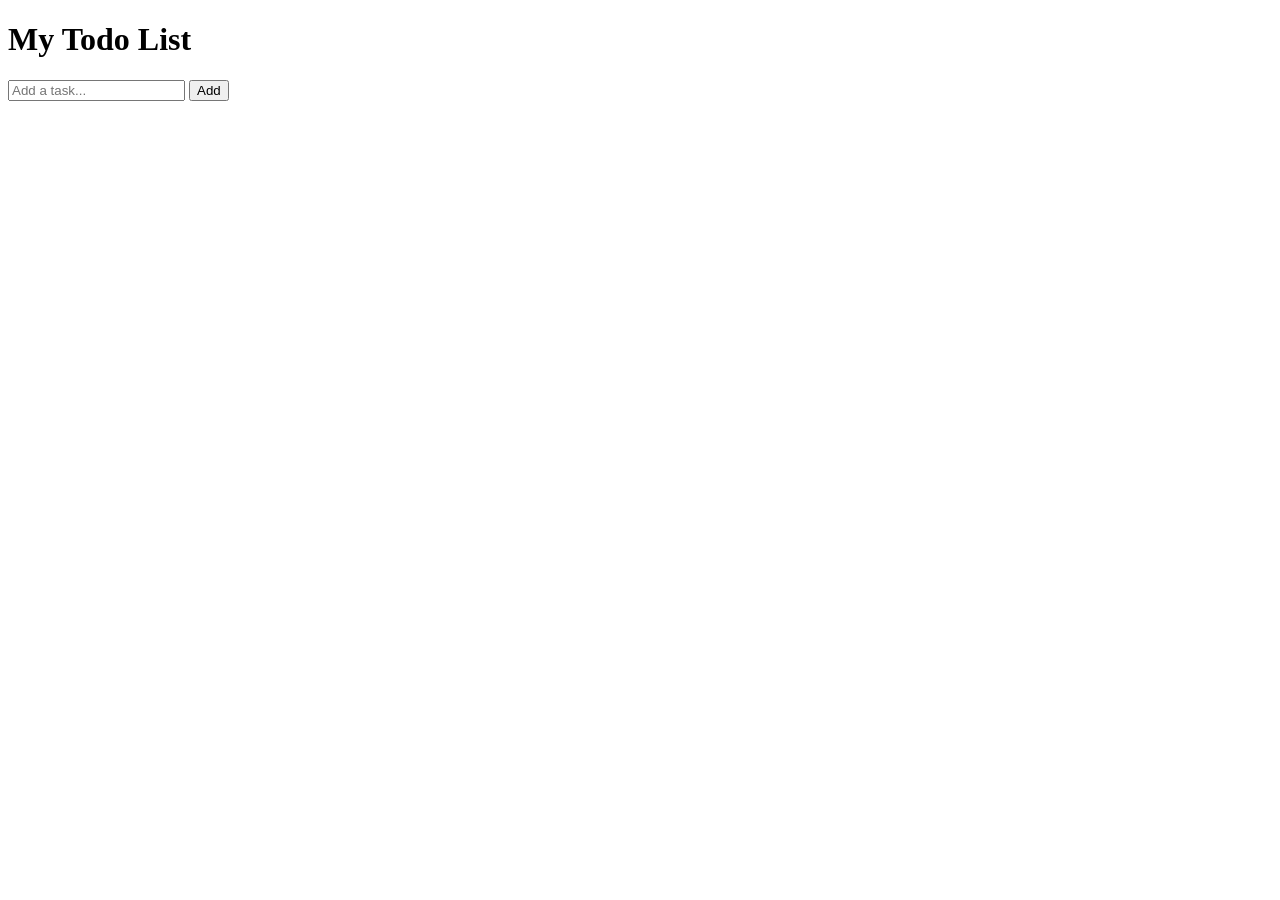
<file: Javascript/control_statement/Event_listerner.html>
<!DOCTYPE html>
<html>
<head>
  <title>Todo List</title>
</head>
<body>
  <h1>My Todo List</h1>
  <input type="text" id="taskInput" placeholder="Add a task...">
  <button onclick="addTask()">Add</button>
  <ul id="taskList"></ul>

  <script>
    function addTask() {
      const input = document.getElementById("taskInput");
      const taskText = input.value.trim();

      if (taskText === "") return;

      const li = document.createElement("li");
      li.textContent = taskText;

      
      li.addEventListener("click", () => {
        li.classList.toggle("done");
      });

      
      li.addEventListener("dblclick", () => {
        li.remove();
      });

      document.getElementById("taskList").appendChild(li);
      input.value = "";
    }
  </script>

  <style>
    .done {
      text-decoration: line-through;
      color: gray;
    }
    li {
      cursor: pointer;
      margin: 5px 0;
    }
  </style>
</body>
</html>
</file>
<file: Html_Css_Bs/AltoTech/style/website.css>
:root {
      --paper: #F7F8FA;
      --ink: #0B1220;
      --indigo: #4F46E5;
      --indigo-dim: #EEF0FD;
      --cyan: #06B6D4;
      --gray: #64748B;
      --body-font: "Poppins", sans-serif;
      --mono: "JetBrains Mono", monospace;
    }

    

    * {
      margin: 0;
      padding: 0;
      box-sizing: border-box;
      font-family: var(--body-font);
    }

    body {
      background: var(--paper);
      color: var(--ink);
      font-family: var(--body-font);
    }

    a {
      text-decoration: none;
      color: inherit;
      font-family: var(--body-font);
    }

    header {
      position: sticky;
      top: 0;
      z-index: 1000;
      background: rgba(247, 248, 250, 0.95);
      backdrop-filter: blur(10px);
      border-bottom: 1px solid rgba(11, 18, 32, 0.06);
    }

    .topbar {
      max-width: 1880px;
      margin: 0 auto;
      padding: 16px 40px;
      width: 100%;
      display: flex;
      align-items: center;
      justify-content: space-between;
      gap: 1rem;
    }

    .brand {
      display: flex;
      align-items: center;
      gap: 10px;
    }

    .brand h1 {
      font-size: 1.4rem;
      font-weight: 700;
      margin: 0;
    }

    .menu-toggle {
      width: 36px;
      height: 36px;
      border: 1px solid rgba(11, 18, 32, 0.12);
      border-radius: 10px;
      background: #fff;
      display: inline-flex;
      flex-direction: column;
      align-items: center;
      justify-content: center;
      gap: 4px;
      padding: 0;
      transition: transform 0.2s ease, box-shadow 0.2s ease, border-color 0.2s ease;
    }

    .menu-toggle:hover {
      transform: translateY(-1px);
      box-shadow: 0 8px 18px rgba(11, 18, 32, 0.08);
      border-color: rgba(11, 18, 32, 0.2);
    }

    .menu-toggle:focus {
      box-shadow: none;
      outline: none;
    }

    .menu-toggle span {
      display: block;
      width: 16px;
      height: 2px;
      border-radius: 999px;
      background: var(--ink);
    }

    .offcanvas.site-menu {
      --bs-offcanvas-width: 50vw;
      width: 50vw;
      max-width: 50vw;
      background: #fff;
      color: var(--ink);
      border-left: 1px solid rgba(11, 18, 32, 0.08);
      box-shadow: -18px 0 36px rgba(11, 18, 32, 0.14);
      z-index: 1055;
    }

    .site-menu .offcanvas-header {
      padding: 18px 16px 12px;
      border-bottom: 1px solid rgba(11, 18, 32, 0.08);
      background: #fff;
    }

    .site-menu .offcanvas-title {
      font-size: 0.95rem;
      font-weight: 600;
      margin: 0;
    }

    .site-menu .offcanvas-body {
      padding: 22px 18px;
      display: flex;
      flex-direction: column;
      gap: 15px;
      background: #fff;
      overflow-y: auto;
      align-items: center;
      text-align: center;
    }

    .menu-links {
      display: flex;
      flex-direction: column;
      gap: 8px;
      width: 100%;
      align-items: center;
    }

    .menu-links .nav-link {
      color: var(--gray);
      font-size: 1.15rem;
      padding: 0.65rem 0;
      position: relative;
      transition: color 0.2s ease;
      align-items: center;
      width: fit-content;
    }

    .menu-links .nav-link::after {
      content: "";
      position: absolute;
      left: 0;
      bottom: 0;
      width: 24px;
      height: 1px;
      background: var(--indigo);
      transform: scaleX(0);
      transition: transform 0.3s ease;
    }

    .menu-links .nav-link:hover {
      color: var(--ink);
    }

    .menu-links .nav-link:hover::after {
      transform: scaleX(1);
      transform-origin: left;
    }

    .menu-actions {
      display: flex;
      flex-direction: column;
      gap: 8px;
      padding-top: 6px;
      align-items: center;
      width: 100%;
    }

    .btn1 {
      background: black;
      color: white;
      padding: 10px 18px;
      border-radius: 6px;
      display: inline-flex;
      align-items: center;
      justify-content: center;
      width: fit-content;
      min-width: 0;
      font-size: 1.15rem;
      transition: transform 0.2s ease, box-shadow 0.2s ease;
    }

    .btn1:hover {
      transform: translateY(-2px);
      box-shadow: 0 8px 18px rgba(11, 18, 32, 0.25);
    }

    .menu-actions .btn {
      padding: 10px 14px;
      color: var(--gray);
      transition: color 0.2s ease;
      display: inline-flex;
      align-items: center;
      justify-content: center;
      width: fit-content;
      min-width: 0;
      font-size: 1.15rem;
      text-decoration:none;
    }

    .menu-actions .btn:hover {
      color: var(--ink);
    }


    @media (max-width: 991.98px) {
      .topbar {
        padding: 16px 20px;
      }
    }

    /*  hero */
    .hero{ padding:96px 0 100px; 
      max-width:1880px; 
      margin:0 auto; 
      padding-left:40px; 
      padding-right:40px; 
    }

    .hero .wrap{
      display:grid;
      grid-template-columns:1fr;
      gap:56px;
      align-items:center;
    }
    @media(min-width:992px){
      .hero .wrap{ grid-template-columns:1fr 1fr; }
    }

    @keyframes fadeUp{
      from{ opacity:0; transform: translateX(18px); }
      to{ opacity:1; transform: translateY(0); }
    }
    @keyframes scaleIn{
      from{ opacity:0; transform: scale(0.96); }
      to{ opacity:1; transform: scale(1); }
    }

    .dot-text{
      display:inline-flex; 
      align-items:center; 
      gap:8px;
      font-family:var(--mono); 
      font-size:0.75rem; 
      background:var(--indigo-dim); 
      color:var(--indigo);
      padding:6px 14px; 
      border-radius:20px; 
      margin-bottom:24px;
      animation: fadeUp 0.6s ease both;
      animation-delay: 0.05s;
    }
    .dot-text .dot{
      width:6px; 
      height:6px; 
      border-radius:50%;
     background:var(--cyan);
      animation:pulse-dot 1.8s ease-in-out infinite;
    }
    @keyframes pulse-dot{
      0%,100%{ box-shadow:0 0 0 0 rgba(15, 207, 241, 0.5); }
      50%{ box-shadow:0 0 0 5px rgba(6,182,212,0); }
    }

    .headline{
      line-height: 1.15;
      font-weight: 600;
      margin-bottom: 20px;
      animation: fadeUp 0.6s ease both;
      animation-delay: 0.15s;
    }
    .headline .accent{ color: var(--indigo); }

    .lede{
      color: var(--gray);
      font-size: 1.05rem;
      line-height: 1.6;
      max-width: 46ch;
      margin-bottom: 32px;
      animation: fadeUp 0.6s ease both;
      animation-delay: 0.25s;
    }

    .cta-row{
      display: flex;
      flex-wrap: wrap;
      gap: 14px;
      margin-bottom: 24px;
      animation: fadeUp 0.6s ease both;
      animation-delay: 0.35s;
    }
    .btn-primary{
      background: var(--ink);
      color: white;
      padding: 13px 22px;
      border-radius: 8px;
      font-weight: 500;
      font-size: 0.95rem;
      display: inline-block;
      transition: transform 0.2s ease, box-shadow 0.2s ease;
    }
    .btn-primary:hover{
      transform: translateY(-2px);
      box-shadow: 0 10px 22px rgba(11,18,32,0.25);
    }
    .btn-sec{
      padding: 13px 22px;
      border-radius: 8px;
      border: 1px solid #E2E5EA;
      font-weight: 500;
      font-size: 0.95rem;
      color: var(--ink);
      display: inline-block;
      
    }
    .btn-sec:hover{
      transform: translateY(-2px);
      border-color: var(--indigo);
      background: var(--indigo-dim);
    }

    .trust-note{
      font-size: 0.85rem;
      color: var(--gray);
      animation: fadeUp 0.6s ease both;
      animation-delay: 0.45s;
    }

    /*  Terminal  */
    .terminal{
      background: var(--ink);
      border-radius: 12px;
      box-shadow: 0 20px 50px rgba(11,18,32,0.25);
      font-family: var(--mono);
      animation: scaleIn 0.7s ease both;
      animation-delay: 0.2s;
    }
    .terminal-bar{
      display: flex;
      align-items: center;
      gap: 8px;
      padding: 12px 16px;
      background: #171F30;
    }
    .tdot{
      width: 10px; height: 10px; border-radius: 50%;
    }
    .tdot.red{ 
        background: #FF5F57; 
    }
    .tdot.yellow{ 
        background: #FEBC2E; 
    }
    .tdot.green{ 
        background: #28C840; 
    }
    .fname{
      margin-left: 8px;
      font-size: 0.75rem;
      color: #7C879E;
    }
    .terminal-body{
      padding: 24px;
      font-size: 0.85rem;
      line-height: 2;
      color: #D6DCE8;
    }
    .prompt{ 
        color: var(--cyan); 
        margin-right: 8px; 
    }
    .muted{ 
        color: #7C879E; 
    }
    .ok{ 
        color: #28C840;
     }
    .accent{ 
        color: var(--cyan); 
    }
    .cursor{
      display: inline-block;
      width: 10px; 
      height: 14px;
      background: var(--cyan);
      margin-left: 6px;
      vertical-align: middle;
      animation: blink 1s  infinite;
    }
    @keyframes blink{
      0%,49%{ opacity: 1; }
      50%,100%{ opacity: 0; }
    }

    .terminal-body > div{
      opacity: 0;
      animation: fadeUp 0.5s ease both;
    }
    .terminal-body > div:nth-child(1){ animation-delay: 0.9s; }
    .terminal-body > div:nth-child(2){ animation-delay: 1.3s; }
    .terminal-body > div:nth-child(3){ animation-delay: 1.7s; }
    .terminal-body > div:nth-child(4){ animation-delay: 2.1s; }

    
    .strip{
         border-top:1px solid var(--line); 
         border-bottom:1px solid var(--line); 
         overflow:hidden; 
         padding:20px 0; 
        }
    .strip-track{
      display:flex; 
      gap:64px; 
      width:max-content;
      font-family:var(--mono); 
      font-size:0.75rem; 
      letter-spacing:0.08em;
      text-transform:uppercase; 
      color:var(--ink);
      animation:marquee 24s linear infinite;
    }
    @keyframes marquee{ from{ transform:translateX(0); } to{ transform:translateX(-50%); } }

    /*  section 3*/
    .hero-mid{
      max-width:1880px;
      margin:0 auto;
    }

    .first{
         padding-bottom:8px; 
        }

    .mid-dot {
      padding-left:80px;
      padding-top:20px;
      display: inline-flex;
      align-items: center;
      gap: 8px;
      font-family: var(--mono);
      font-size: 1.75rem;
      color: var(--indigo);
    }

    .mid-dot .mdot{
      width:6px;
      height:6px;
      border-radius:50%;
      background: var(--cyan);
      animation: pulse-dot 1.8s ease-in-out infinite;
    }

    .mid-headline{
      font-size:1.75rem;
      font-family:var(--mono);
      padding-left:80px;
      font-weight: 600;
    }

    #mid-headline{
      font-family:var(--mono); 
      font-size:1.05rem; 
      color:var(--gray);
      padding-left:80px;
    }
    /* card */
    .second{
      display:flex;
      gap:24px;
      flex-wrap:wrap;
      padding:48px 80px 96px;
      max-width:1880px;
      margin:0 auto;
    }

    /* flip cards */
    .outer{
      flex:1 0 260px;
      min-width:260px;
      height:200px;
      perspective:1200px;
      opacity:0;
      animation: fadeUp 0.6s ease both;
    }
    .outer:nth-child(1){ animation-delay: 0.05s; }
    .outer:nth-child(2){ animation-delay: 0.15s; }
    .outer:nth-child(3){ animation-delay: 0.25s; }
    .outer:nth-child(4){ animation-delay: 0.35s; }

    .inner{
      position:relative;
      width:100%; 
      height:100%;
      transition: transform 0.7s ;
      transform-style: preserve-3d;
    }
    .outer:hover .inner
    {
      transform: rotateY(180deg);
    }
    .face{
      position:absolute;
      inset:0;
      backface-visibility:hidden;
      border-radius:12px;
      padding:28px;
      display:flex;
      flex-direction:column;
    }
    .face.front{
      background:#fff;
      border:1px solid #E2E5EA;
      justify-content:center;
    }
    .face.back{
      background: var(--ink);
      color:#fff;
      transform: rotateY(180deg);
      justify-content:space-between;
    }
    .face.back .p-back{
      font-size:0.85rem;
      line-height:1.6;
      color:#C7CEDB;
    }
    .face.back .stat{
      font-family:var(--mono);
      font-size:1.5rem;
      color: var(--cyan);
      font-weight:600;
    }
    .hint{
      margin-top:14px;
      font-size:0.75rem;
      font-family:var(--mono);
      color:var(--indigo);
    }

    .h1, .h2, .h3, .h4{
      font-size:1.05rem;
      font-weight:600;
      margin-bottom:12px;
      color:var(--ink);
    }

    .p1, .p2, .p3, .p4{
      font-size:0.9rem;
      line-height:1.6;
      color:var(--gray);
    }

    /* how-we-work */
    .hero-process{
      max-width:1880px;
      margin:0 auto;
      padding-top:60px;
    }

    .first2{ padding-bottom:8px; }

    .mid-sub{
      padding-top:9px;
      font-family:var(--mono);
      font-size:1.05rem;
      color:var(--gray);
      padding-left:80px;
    }

    .third{
      display:flex;
      flex-direction:column;
      gap:20px;
      padding:48px 80px 96px;
      max-width:1880px;
      margin:0 auto;
    }

    .third > div{
      display:flex;
      align-items:flex-start;
      gap:24px;
      background:#fff;
      border:1px solid black;
      border-radius:12px;
      padding:28px 32px;
      transition:box-shadow 0.2s ease, transform 0.2s ease;
      opacity:0;
      animation: fadeUp 0.6s ease both;
    }
    .third > div:nth-child(1){ animation-delay: 0.05s; }
    .third > div:nth-child(2){ animation-delay: 0.15s; }
    .third > div:nth-child(3){ animation-delay: 0.25s; }
    .third > div:nth-child(4){ animation-delay: 0.35s; }

    .third > div:hover{
      box-shadow:0 12px 30px rgba(11,18,32,0.08);
      transform:translateX(8px);
    }

    .num{
      font-family:var(--mono);
      font-size:1.5rem;
      font-weight:600;
      color:var(--indigo);
      min-width:56px;
      line-height:1;
    }

    .body{
      display:flex;
      flex-direction:column;
      gap:6px;
    }

    /* PROGRESS BARS  */
    .grid {
      display: flex;
      
      gap: 32px;
      padding: 48px 80px 96px;
      max-width: 1880px;
      margin: 0 auto;
    }

    .card {
      flex: 1 1 100px;
      background: #fff;
      border: 1px solid #E2E5EA;
      border-radius: 12px;
      padding: 28px 24px;
      opacity: 0;
      animation: fadeUp 0.6s ease both;
    }
    .card:nth-child(1) { animation-delay: 0.05s; }
    .card:nth-child(2) { animation-delay: 0.15s; }
    .card:nth-child(3) { animation-delay: 0.25s; }
    .card:nth-child(4) { animation-delay: 0.35s; }


    .card:nth-child(1) .progresss { animation-delay: 0.25s; }
    .card:nth-child(2) .progresss { animation-delay: 0.50s; }
    .card:nth-child(3) .progresss { animation-delay: 0.75s; }
    .card:nth-child(4) .progresss { animation-delay: 1.00s; }

    .top {
      display: flex;
      justify-content: space-between;
      
      margin-bottom: 12px;
    }

    .label {
      font-size: 0.9rem;
      color: var(--gray);
    }

    .value {
      font-family: var(--mono);
      font-weight: 600;
      font-size: 1.2rem;
      color: var(--ink);
    }

    .track {
      width: 100%;
      height: 8px;
      background: var(--indigo-dim);
      border-radius: 99px;
      overflow: hidden;
    }

    .progress {
      height: 100%;
      width: 0%;
      border-radius: 99px;
      background: linear-gradient(90deg, var(--indigo), var(--cyan));
      animation: progress 2s ease-out forwards;
      
    }

    @keyframes progress{
    to{ width: 78%; }
  }


    /* hero swction */
    .hero-last{
      max-width:1880px;
      margin:0 auto;
      padding:0 80px 96px;
    }

    .banner{
      background:#0B1220;
      border-radius:24px;
      padding:80px 40px;
      text-align:center;
      opacity:0;
      animation: fadeUp 0.6s ease both;
    }

    .banner .headline{
      color:#fff;
      font-size:2.25rem;
      font-weight:700;
      max-width:900px;
      margin:0 auto 20px;
      line-height:1.25;
    }

    .banner .sub{
      color:rgba(255,255,255,0.85);
      font-size:1.05rem;
      max-width:600px;
      margin:0 auto 32px;
      line-height:1.6;
    }

    .banner .btn{
      display:inline-block;
      background:#fff;
      color:var(--indigo);
      font-weight:600;
      font-size:0.95rem;
      padding:14px 28px;
      border-radius:10px;
      transition:transform 0.2s ease;
    }

    .banner .btn:hover{
      transform:translateY(-2px);
      box-shadow:0 10px 24px rgba(11,18,32,0.25);
    }

    /* footer */
    .footer{
      background:var(--ink);
      margin-top:40px;
      padding-bottom:32px;
    }

    .footer-grid{
      max-width:1880px;
      margin:0 auto;
      padding:64px 40px 40px;
      display:grid;
      grid-template-columns:1fr 1fr 1fr 1fr;
      gap:40px;
    }
    @media(max-width:768px){
      .footer-grid{ 
        grid-template-columns:1fr; 
    }
    }

    .name h1{ color:#fff; font-size: 1.6rem; }

    .tagline{
      color:#9aa4b8;
      font-size:0.9rem;
      line-height:1.6;
      margin-top:12px;
      max-width:32ch;
    }

    .col{
      display:flex;
      flex-direction:column;
    }

    .footertitle{
      color:#fff;
      font-size:0.8rem;
      font-weight:600;
      margin-bottom:16px;
      font-family:var(--mono);
      text-transform:uppercase;
      letter-spacing:0.05em;
    }

    .footerlinks{
      display:flex;
      flex-direction:column;
      gap:10px;
      color:#9aa4b8;
      font-size:0.9rem;
    }

    .footerlinks a{
      transition: color 0.2s ease, transform 0.2s ease;
      display: inline-block;
      width: fit-content;
    }
    .footerlinks a:hover{
      color:#fff;
      transform: translateX(3px);
    }



html, body {
  max-width: 100%;
  overflow-x: hidden;
}

.headline{
  font-size: clamp(2.75rem, 3.4vw, 4rem);
}


@media (max-width: 992px) {
  .topbar{
    padding: 18px 32px;
  }
  .brand h1{
    font-size: 1.4rem;
  }
  .hero{
    padding: 72px 32px 84px;
  }
  .headline{
    font-size: clamp(2.25rem, 4.5vw, 2.75rem);
  }
  .banner .headline{
    font-size: clamp(1.85rem, 4.5vw, 2.25rem);
  }
  .mid-dot,
  .mid-headline,
  #mid-headline,
  .mid-sub{
    padding-left: 60px;
  }
  .mid-headline{
    font-size: clamp(1.5rem, 3.4vw, 1.75rem);
  }
  .mid-dot{
    font-size: clamp(1.5rem, 3.4vw, 1.75rem);
  }
  .second,
  .third,
  .grid{
    padding: 40px 60px 80px;
  }
  .hero-last{
    padding: 0 60px 80px;
  }
  .banner{
    padding: 64px 32px;
  }
  .footer-grid{
    padding: 56px 32px 32px;
    gap: 32px;
  }
  .name h1{
    font-size: 1.5rem;
  }
  
}

@media(max-width:860px){
  .value {
      font-family: var(--mono);
      font-weight: 600;
      font-size: 1.2rem;
      color: var(--ink);
    }
    .grid .card{
    flex: 1 1 60%;
  }
}
@media (max-width: 768px) {
  .topbar{
    padding: 16px 24px;
  }
  .brand{
    justify-content: flex-start;
  }
  .hero{
    padding: 64px 24px 72px;
  }
  .headline{
    font-size: clamp(1.85rem, 5vw, 2.25rem);
  }
  .lede{
    font-size: 1rem;
  }
  .banner .headline{
    font-size: clamp(1.6rem, 5vw, 1.85rem);
  }
  .banner .sub{
    font-size: 1rem;
  }
  .mid-dot,
  .mid-headline,
  #mid-headline,
  .mid-sub{
    padding-left: 40px;
  }
  .mid-headline{
    font-size: clamp(1.3rem, 4vw, 1.5rem);
  }
  .mid-dot{
    font-size: clamp(1.3rem, 4vw, 1.5rem);
  }
  #mid-headline,
  .mid-sub{
    font-size: 0.95rem;
  }
  .second,
  .third,
  .grid{
    padding: 32px 40px 64px;
  }
  .outer{
    flex: 1 1 220px;
    min-width: 220px;
    height: 190px;
  }
  .third > div{
    padding: 24px 24px;
    gap: 16px;
  }
  .grid{
    flex-wrap: wrap;
  }
  .grid .card{
    flex: 1 1 40%;
  }
  .hero-last{
    padding: 0 40px 64px;
  }
  .banner{
    padding: 56px 24px;
  }
  .footer-grid{
    padding: 48px 24px 24px;
    gap: 28px;
  }
}


@media (max-width: 576px) {
  .topbar{
    padding: 14px 16px;
  }
  .brand h1{
    font-size: 1.25rem;
  }
  .hero{
    padding: 48px 20px 56px;
  }
  .headline{
    font-size: clamp(1.5rem, 6.5vw, 1.85rem);
  }
  .lede{
    font-size: 0.95rem;
  }
  .cta-row a{
    width: 100%;
    text-align: center;
  }
  .banner .headline{
    font-size: clamp(1.35rem, 6vw, 1.6rem);
  }
  .banner .sub{
    font-size: 0.95rem;
  }
  .mid-dot,
  .mid-headline,
  #mid-headline,
  .mid-sub{
    padding-left: 24px;
  }
  .mid-headline{
    font-size: clamp(1.15rem, 5vw, 1.3rem);
  }
  .mid-dot{
    font-size: clamp(1.15rem, 5vw, 1.3rem);
  }
  .second,
  .third,
  .grid{
    padding: 28px 20px 56px;
  }
  .outer{
    flex: 1 1 100%;
    min-width: 100%;
    height: 180px;
  }
  .face{
    padding: 20px;
  }
  .third > div{
    padding: 20px 16px;
    gap: 14px;
  }
  .num{
    font-size: 1.3rem;
    min-width: 44px;
  }
  .grid{
    flex-direction: column;
  }
  .grid .card{
    flex: 1 1 100%;
  }
  .hero-last{
    padding: 0 20px 56px;
  }
  .banner{
    padding: 48px 20px;
    border-radius: 16px;
  }
  .footer-grid{
    padding: 40px 20px 20px;
    gap: 24px;
  }
  .name h1{
    font-size: 1.35rem;
  }
}


@media (max-width: 400px) {
  .topbar{
    padding: 12px 12px;
  }
  .brand h1{
    font-size: 1.15rem;
  }
  .hero{
    padding: 40px 16px 48px;
  }
  .headline{
    font-size: clamp(1.35rem, 7vw, 1.5rem);
  }
  .terminal-body{
    padding: 16px;
    font-size: 0.8rem;
  }
  .banner .headline{
    font-size: clamp(1.2rem, 6.5vw, 1.35rem);
  }
  .mid-dot,
  .mid-headline,
  #mid-headline,
  .mid-sub{
    padding-left: 16px;
  }
  .mid-headline{
    font-size: clamp(1.05rem, 5.5vw, 1.15rem);
  }
  .mid-dot{
    font-size: clamp(1.05rem, 5.5vw, 1.15rem);
  }
  #mid-headline,
  .mid-sub{
    font-size: 0.9rem;
  }
  .second,
  .third,
  .grid{
    padding: 24px 16px 48px;
  }
  .outer{
    height: 170px;
  }
  .third > div{
    padding: 18px 14px;
  }
  .num{
    font-size: 1.2rem;
    min-width: 38px;
  }
  .card{
    padding: 20px 16px;
  }
  .hero-last{
    padding: 0 16px 48px;
  }
  .banner{
    padding: 40px 16px;
  }
  .footer-grid{
    padding: 32px 16px 16px;
    gap: 20px;
  }
  .name h1{
    font-size: 1.25rem;
  }
}


@media (max-width: 320px) {
  .hero{
    padding: 32px 12px 40px;
  }
  .headline{
    font-size: clamp(1.2rem, 7.5vw, 1.35rem);
  }
  .banner .headline{
    font-size: clamp(1.1rem, 7vw, 1.2rem);
  }
  .mid-dot,
  .mid-headline,
  #mid-headline,
  .mid-sub{
    padding-left: 12px;
  }
  .second,
  .third,
  .grid{
    padding: 20px 12px 40px;
  }
  .third > div{
    padding: 16px 12px;
  }
  .num{
    font-size: 1.1rem;
    min-width: 32px;
  }
  .card{
    padding: 18px 14px;
  }
  .value{
    font-size: 1.05rem;
  }
  .hero-last{
    padding: 0 12px 40px;
  }
  .banner{
    padding: 32px 12px;
  }
  .footer-grid{
    padding: 24px 12px 12px;
    gap: 16px;
  }
}
</file>
<file: Html_Css_Bs/photography/style/style.css>
:root {
    --var-pink: #ff2d78;
}

html {
    overflow-x: hidden;
    width: 100%;
}

body {
    margin: 0;
    font-family: 'Segoe UI', sans-serif;
    background:black;
    max-width: 100%;
    overflow-x: hidden;
    width: 100%;
}
.nav-first{
  background-color: transparent;
}
.carousel-img {
    height: 100vh;
    object-fit: cover;
    filter: brightness(45%);
}
.navbar-custom {
    background-color: transparent;
    position: absolute;
    top: 0;
    left: 0;
    width: 100%;
    z-index: 1060;
    padding: 20px 80px;
}
.nav-head {
    color: var(--var-pink);
    font-weight: 800;
}
.nav-link {
    color: white;
}
.nav-link:hover {
    color: var(--var-pink);
}
.nav-link.active {
    color: var(--var-pink) !important;
}

#btn-carousel {
    border: 2px solid var(--var-pink);
    color: var(--var-pink);
    background: transparent;
}
#btn-carousel:hover {
    background: var(--var-pink);
    color: #fff;
}

.navbar-toggler {
  border: 2px solid var(--var-pink);
  padding: 6px 10px;
  border-radius: 6px;
  background: transparent;
  transition: background 0.25s ease;
  line-height: 0;
}
.navbar-toggler:hover {
  background: rgba(255, 45, 120, 0.15);
}
.navbar-toggler:focus {
  box-shadow: none;
  outline: none;
}
.navbar-toggler-icon {
  width: 1.3em;
  height: 1.3em;
}

#navMenu {
  --bs-offcanvas-width: 50vw;
  width: 50vw;
  max-width: 50vw;
  --bs-offcanvas-bg: rgba(0, 0, 0, 0.97);
  --bs-offcanvas-color: #fff;
}
#navMenu .offcanvas-header {
  border-bottom: 1px solid rgba(255, 255, 255, 0.1);
}
#navMenu .offcanvas-title {
  margin: 0;
}

.carousel-text {
    position: absolute;
    top: 50%;
    left: 50%;
    transform: translate(-50%, -50%);
    width: 90%;
    max-width: 900px;
    text-align: center;
    color: white;
    animation: carouselanimation 2s ease-in-out ;
}

@keyframes carouselanimation {
    0% {
        opacity: 0;
        transform:translate(-50%, -50%) translateY(-100px);
    }
    50% {
        opacity: 1;
        transform: translate(-50%, -50%) translateY(10px);
    }
    100% {
        opacity: 1;
        transform:translate(-50%, -50%) translateY(0);
    }
}
.carousel-heading {
    display: flex;
    align-items: center;
    justify-content: center;
    gap: 15px;
    margin-bottom: 15px;
}
.carousel-heading hr {
    flex: 1;
    border-top: 1px solid #fff;
    opacity: 0.9;
    width:80%;
}
.welcome {
    letter-spacing: 3px;
    font-size: 14px;
}
.carousel-heading span {
    font-weight: 800;
    font-size: 2.5rem;
    letter-spacing: 2px;
}

.carousel-para {
    max-width: 600px;
    margin: 0 auto 20px;
}

.btn-explore {
    border: 2px solid var(--var-pink);
    color: var(--var-pink);
    background: transparent;
}
.btn-explore:hover {
    background: var(--var-pink);
    color: #fff;
}

.about-text{
    padding-top:180px;
     padding-left:100px;
}
.about-section {
    background: black;
    color: white;
}
.line-text {
    position: relative;
    gap: 10px;
    display: flex;
}
.history {
    position: absolute;
    top: 50%;
    left: 0;
    transform: translateY(-50%);
    color: var(--var-pink);
    font-size: 14px;
    letter-spacing: 2px;
    background: black;
    z-index: 2;
}
.line-text hr {
    width: 100%;
    border: none;
    border-top: 1px solid white;
    opacity: 0.7;
    margin: 0;
}
.bottom-line{
    border-top: 1px solid white;
    opacity: 0.7;
}
.check-list {
    display: flex;
    flex-direction: column;
    gap: 20px;
}
.check-item {
    display: flex;
    align-items: center;
    gap: 15px;
}
.circle {
    width: 40px;
    height: 40px;
    flex-shrink: 0;
    background: var(--var-pink);
    border-radius: 50%;
    display: flex;
    align-items: center;
    justify-content: center;
}
.circle i {
    color: white;
    font-size: 18px;
}
.circle-text {
    margin: 0;
    color: white;
    font-weight: 600;
}

.abt-img {
    width: 100%;
    height: 100vh;
}
.about-btn{
    margin-top:40px;
    margin-left:90px;
}
.btn-1{
    border:2px solid var(--var-pink);
    color: var(--var-pink);
    background: transparent;
    margin-left:30px;
    padding:10px 90px 10px 90px;
}
.btn-1:hover {
    background: var(--var-pink);
    color:black;
}
#btn-1{
    background: var(--var-pink);
    color:black;
}
.help {
    background: black;
    color: white;
    padding: 10px 80px;
    text-align: center;
}

.help-header {
    position: relative;
    opacity: 0.6;
    display: inline-block;
    padding: 20px 60px;
}

.help-top-header {
    position: relative;
    display: flex;
    justify-content: center;
    margin-bottom: 15px;
}

.service {
    color: var(--var-pink);
    font-size: 14px;
    letter-spacing: 2px;
    margin-right: 15px;
}

.help-top-header hr {
    flex: 1;
    max-width: 300px;
    margin: 0;
    align-self: center;
    border: none;
    border-top: 1px solid #ccc;
    opacity: 0.6;
}

.help-head {
    font-weight: 800;
    margin: 10px 0;
    color:white;
}

.bottom-line {
    border-top: 1px solid white;
    opacity: 0.7;
    margin-top: 15px;
}
.shape{
    background:black;
}

.u-shape-left {
    position: relative;
    height: 550px;
    overflow: hidden;
}
.u-left-bg {
    position: absolute;
    top: 50%;
    left: 10%;
    transform: translateY(-50%);
    width: 100vw;
    height: 480px;
    background: #191919;
    border-radius: 240px 0 0 240px;
    display: flex;
    align-items: center;
    justify-content: flex-start;
}

.u-shape-right {
    position: relative;
    height: 550px;
    overflow: hidden;
}
.u-right-bg {
    position: absolute;
    top: 50%;
    right: 10%;
    transform: translateY(-50%);
    width: 100vw;
    height: 480px;
    background: #191919;
    border-radius: 0 240px 240px 0;
    display: flex;
    align-items: center;
    justify-content: flex-end;
}

.d-inline-flex {
    display: inline-flex;
    align-items: center;
    gap: 50px;
    padding: 0 100px;
    padding-left:30px;
}

.u-content {
    align-items: center;
    gap: 50px;
}

.u-img1{
    object-fit: cover;
    height: 450px;
    width: 450px;
    border-radius: 50%;
    padding: 20px;
    padding-top: 30px;
    padding-bottom: 10px;
}
.u-img1r {
    object-fit: cover;
    height: 450px;
    width: 450px;
    border-radius: 50%;
    padding: 20px;
    padding-top: 30px;
    padding-bottom: 10px;
}

.u-head h1 {
    font-weight: 800;
    margin-bottom: 20px;
}
.u-para {
    max-width: 700px;
    color: #bbb;
    line-height: 1.8;
}
.u-parar {
    max-width: 700px;
    color: #bbb;
    line-height: 1.8;
    padding-left: 100px;
}

.part{
    background: #191919;
    color:white;
    padding-left: 80px;
    padding-right: 80px;
    box-sizing: border-box;
}
.part-head{
    padding-top:50px;
    justify-content:center;
    text-align:center;
}
.part-para{
    padding-top:30px;
    max-width:600px;
    margin:0 auto;
}
.form {
    display: flex;
    align-items: center;
    width: 90%;
    max-width: 680px;
    margin: 30px auto;
    background: #0e0e0e;
    border-radius: 999px;
    padding: 6px;
}

.form input {
    flex: 1;
    background: transparent;
    border: none;
    outline: none;
    padding: 12px 20px;
    color: #e6e6e6;
    font-size: 15px;
}

.form input::placeholder {
    color: #7a7a7a;
}

.form button {
    background: #e91e8c;
    color: #fff;
    border: none;
    padding: 12px 26px;
    font-size: 15px;
    font-weight: 700;
}

.pink{
    color:var(--var-pink);
}
.display{
    padding-left: 80px;
    padding-right: 80px;
    box-sizing: border-box;
}
.display-header{
    margin-top:50px;
    margin-left:0;
    padding-left: 20px;
    max-width: 100%;
}
.display-h{
    display:flex;
    color:white;
    width: 380px;
    position:relative;
    max-width: 90vw;
    height: 24px;
}
.display-h span{
    position:relative;
    z-index:1;
    font-size:14px;
    background: #141414;
    margin-left:50px;
}
.display-hr{
    color:white;
    opacity:0.7;
    border:2px solid;
    flex: 1;
    top: 50%;
    left: 0;
    border: none;
    right: 0;
    height: 0;
    position: absolute;
    margin: 0;
    border-top:2px solid;
}
.display-bottom{
    color:white;
    opacity:0.7;
    border-top:2px solid;
    width: 380px;
}
.card {
    background:transparent;
    border: none;
    border-radius: 10px;
    overflow: hidden;
    margin-bottom: 24px;
  }

  .card img {
    width: 100%;
    height: 160px;
    object-fit: cover;
  }

  .card-caption {
    background:transparent;
    color: #e6e6e6;
    font-size: 14px;
    text-align: center;
    padding: 10px;
  }
.h{
    padding-left:90px;
}

.site-footer {
  background: #141414;
  text-align: center;
  padding: 60px 80px 40px;
  box-sizing: border-box;
  position: relative;
}

.footer-logo span {
  color: #fff;
  font-size: 42px;
  font-weight: 800;
  letter-spacing: 2px;
}

.footer-socials {
  display: flex;
  justify-content: center;
  gap: 16px;
  margin: 24px 0;
}

.social-circle {
  width: 46px;
  height: 46px;
  display: flex;
  align-items: center;
  justify-content: center;
  border: 1px solid #e91e8c;
  border-radius: 50%;
  color: #e91e8c;
  font-size: 18px;
  text-decoration: none;
}

.social-circle:hover {
  background: #e91e8c;
  color: #fff;
}

.reveal {
  opacity: 0;
  transition: opacity 0.8s ease, transform 0.8s ease;
}
.reveal.in-view {
  opacity: 1;
  transform: translate(0, 0);
}

.reveal-up    { transform: translateY(60px); }
.reveal-left  { transform: translateX(300px); }
.reveal-right { transform: translateX(-300px); }

.u-img1r.reveal,
.u-headr.reveal { transition-delay: 0.15s; }

.about-section .line-text.reveal   { transition-delay: 0.1s; }
.about-section .about-txt.reveal   { transition-delay: 0.2s; }
.about-section .bottom-line.reveal { transition-delay: 0.3s; }
.about-section .about-para.reveal  { transition-delay: 0.4s; }
.about-section .check-item.reveal:nth-of-type(1) { transition-delay: 0.5s; }
.about-section .check-item.reveal:nth-of-type(2) { transition-delay: 0.65s; }
.about-section .check-item.reveal:nth-of-type(3) { transition-delay: 0.8s; }
.about-section .about-btn.reveal   { transition-delay: 0.95s; }
.about-section .abt-img.reveal     { transition-delay: 0.3s; }

.row-1 .col-3:nth-child(1) .card.reveal { transition-delay: 0.1s; }
.row-1 .col-3:nth-child(2) .card.reveal { transition-delay: 0.25s; }
.row-1 .col-3:nth-child(3) .card.reveal { transition-delay: 0.4s; }
.row-1 .col-3:nth-child(4) .card.reveal { transition-delay: 0.55s; }

.row-2 .col-3:nth-child(1) .card.reveal { transition-delay: 0.7s; }
.row-2 .col-3:nth-child(2) .card.reveal { transition-delay: 0.85s; }
.row-2 .col-3:nth-child(3) .card.reveal { transition-delay: 1s; }
.row-2 .col-3:nth-child(4) .card.reveal { transition-delay: 1.15s; }

@media (min-width: 1920px) {
  .carousel-heading span {
    font-size: 3.2rem;
  }
  .u-img1,
  .u-img1r {
    height: 500px;
    width: 500px;
  }
  .display-header {
    padding-left: 650px;
  }
}

@media (max-width: 1919.98px) {
  .u-img1,
  .u-img1r {
    height: 450px;
    width: 450px;
  }
}

@media (max-width: 1439.98px) {
  .about-text {
    padding-left: 70px;
  }
  .display-header {
    padding-left: 380px;
  }
}

@media (min-width: 1200px) {
  .display-header {
    padding-left: 500px;
  }
}

@media (max-width: 1199.98px) {
  .d-inline-flex {
    display: flex;
    flex-wrap: wrap;
    padding: 0 30px;
    gap: 25px;
    justify-content: center;
    text-align: center;
  }
  .u-img1,
  .u-img1r {
    width: 220px;
    height: 220px;
  }
  .u-para,
  .u-parar {
    max-width: 100%;
    padding-left: 0;
  }
  .h {
    padding-left: 0;
  }
  .u-shape-left,
  .u-shape-right {
    height: auto;
    overflow: visible;
    margin-bottom: 20px;
  }
  .u-left-bg,
  .u-right-bg {
    position: relative;
    top: 0;
    left: 0;
    right: 0;
    transform: none;
    width: calc(100% - 80px);
    margin: 0 auto;
    height: auto;
    border-radius: 30px;
    padding: 30px 20px;
    box-sizing: border-box;
  }
  .display-header {
    padding-left: 40px;
    padding-right: 40px;
  }
}

@media (min-width: 992px) {
  #navMenu {
    width: 100%;
    max-width: 100%;
  }
  #navMenu .offcanvas-body {
    width: 100%;
  }
}

@media (max-width: 1024px) {
  .about-section {
    display: flex;
    flex-direction: column;
  }
  .ab-t {
    max-width: 100%;
    width: 100%;
    padding-right: 30px;
  }
  .ab-img {
    height: auto;
    max-height: 400px;
    flex: 1 1 auto;
    overflow: hidden;
  }
}

@media (max-width: 991.98px) {
  .about-text {
    padding-top: 60px;
    padding-left: 30px;
    padding-right: 30px;
  }
  .about-btn {
    margin-left: 30px;
    margin-top: 20px;
    display: flex;
    flex-wrap: wrap;
    gap: 15px;
  }
  .btn-1 {
    padding: 10px 40px;
    margin-left: 0;
  }
  .abt-img {
    height: auto;
  }
  .navbar-custom {
    padding: 15px 20px;
    background-color: rgba(0, 0, 0, 0.9);
  }
  .display .row .col-3 {
    flex: 0 0 50%;
    max-width: 50%;
  }
  .carousel-heading span {
    font-size: 1.8rem;
  }
  .help {
    padding: 10px 30px;
  }
  .part {
    padding-left: 40px;
    padding-right: 40px;
  }
  .display {
    padding-left: 40px;
    padding-right: 40px;
  }
  .site-footer {
    padding-left: 40px;
    padding-right: 40px;
  }
  .u-left-bg,
  .u-right-bg {
    width: calc(100% - 60px);
  }
  #navMenu .offcanvas-body {
    display: flex !important;
    flex-direction: column !important;
    align-items: center !important;
    justify-content: flex-start !important;
    gap: 20px;
    padding-top: 40px;
  }
  #navMenu .navbar-nav {
    flex-direction: column;
    align-items: center;
    text-align: center;
    gap: 20px;
    width: 100%;
    margin-left: 0 !important;
    margin-right: 0 !important;
  }
  #navMenu .navbar-nav .nav-item {
    margin-left: 0 !important;
    width: 100%;
    text-align: center;
  }
  #navMenu #btn-carousel {
    display: inline-block;
    width: fit-content;
    margin: 20px auto 0;
  }
}

@media (max-width: 767.98px) {
  .carousel-img {
    height: 70vh;
  }
  .carousel-text {
    width: 95%;
  }
  .carousel-heading {
    flex-direction: column;
    gap: 8px;
  }
  .carousel-heading hr {
    width: 50%;
    flex: none;
  }
  .welcome {
    order: -1;
  }
  .about-text {
    padding-left: 20px;
    padding-right: 20px;
  }
  .u-img1,
  .u-img1r {
    width: 180px;
    height: 180px;
  }
  .part-para {
    padding-left: 15px;
    padding-right: 15px;
  }
  .display-h {
    width: 90%;
  }
  .display-bottom {
    width: 90%;
  }
  .part {
    padding-left: 24px;
    padding-right: 24px;
  }
  .display {
    padding-left: 24px;
    padding-right: 24px;
  }
  .site-footer {
    padding-left: 24px;
    padding-right: 24px;
  }
  .u-left-bg,
  .u-right-bg {
    width: calc(100% - 40px);
    padding: 25px 16px;
  }
  .navbar-custom {
    padding-left: 16px;
    padding-right: 16px;
  }
  .reveal-left  { transform: translateX(80px); }
  .reveal-right { transform: translateX(-80px); }
}

@media (max-width: 575.98px) {
  .display .row .col-3 {
    flex: 0 0 100%;
    max-width: 100%;
  }
  .carousel-heading span {
    font-size: 1.4rem;
  }
  .welcome {
    font-size: 12px;
  }
  .about-btn {
    flex-direction: column;
    align-items: stretch;
  }
  .btn-1 {
    margin-left: 0;
    width: 100%;
    text-align: center;
  }
  .u-img1,
  .u-img1r {
    width: 140px;
    height: 140px;
  }
  .h {
    padding-left: 0;
  }
  .footer-logo span {
    font-size: 30px;
  }
  .part {
    padding-left: 18px;
    padding-right: 18px;
  }
  .display {
    padding-left: 18px;
    padding-right: 18px;
  }
  .site-footer {
    padding-left: 18px;
    padding-right: 18px;
  }
  .u-left-bg,
  .u-right-bg {
    width: calc(100% - 24px);
    padding: 20px 14px;
  }
  .reveal-left  { transform: translateX(40px); }
  .reveal-right { transform: translateX(-40px); }
}

@media (max-width: 479.98px) {
  .navbar-custom {
    padding: 10px 15px;
  }
  .carousel-heading {
    flex-direction: column;
    gap: 6px;
  }
  .carousel-heading hr {
    width: 40%;
    flex: none;
  }
  .welcome {
    order: -1;
  }
  .carousel-heading span {
    font-size: 1.1rem;
  }
  .carousel-para {
    font-size: 14px;
  }
  .btn-explore {
    padding: 8px 20px;
    font-size: 13px;
  }
  .about-text {
    padding-top: 40px;
  }
  .circle-text {
    font-size: 14px;
  }
  .u-img1,
  .u-img1r {
    width: 110px;
    height: 110px;
  }
  .u-head h1,
  .u-headr h1 {
    font-size: 1.3rem;
  }
  .u-para,
  .u-parar {
    font-size: 13px;
  }
  .form input {
    padding: 10px 14px;
    font-size: 13px;
  }
  .form button {
    padding: 10px 16px;
    font-size: 13px;
  }
  .display-h span {
    margin-left: 20px;
    font-size: 12px;
  }
  .card img {
    height: 120px;
  }
  .social-circle {
    width: 38px;
    height: 38px;
    font-size: 15px;
  }
  .part {
    padding-left: 14px;
    padding-right: 14px;
  }
  .display {
    padding-left: 14px;
    padding-right: 14px;
  }
  .site-footer {
    padding-left: 14px;
    padding-right: 14px;
  }
  .u-left-bg,
  .u-right-bg {
    width: calc(100% - 16px);
    padding: 16px 10px;
  }
  .about-section {
    padding-left: 14px;
    padding-right: 14px;
    box-sizing: border-box;
  }
  .about-text {
    padding-left: 14px;
    padding-right: 14px;
  }
}

@media (max-width: 274.98px) {
  .navbar-brand,
  .nav-head {
    font-size: 1.1rem;
  }
  .navbar-custom {
    padding: 8px 10px;
  }
  .carousel-heading span {
    font-size: 0.85rem;
  }
  .welcome {
    font-size: 10px;
    letter-spacing: 1px;
  }
  .carousel-para {
    font-size: 12px;
  }
  .btn-explore,
  .btn-1 {
    padding: 6px 14px;
    font-size: 11px;
  }
  .about-text {
    padding-top: 30px;
    padding-left: 10px;
    padding-right: 10px;
  }
  .about-txt {
    font-size: 1.2rem;
  }
  .about-para {
    font-size: 12px;
  }
  .circle {
    width: 30px;
    height: 30px;
  }
  .circle i {
    font-size: 14px;
  }
  .circle-text {
    font-size: 12px;
  }
  .help-head {
    font-size: 1.2rem;
  }
  .help-header {
    padding: 10px 20px;
  }
  .u-img1,
  .u-img1r {
    width: 90px;
    height: 90px;
    padding: 10px;
  }
  .u-head h1,
  .u-headr h1 {
    font-size: 1rem;
  }
  .u-para,
  .u-parar {
    font-size: 11px;
    line-height: 1.5;
  }
  .part {
    padding-left: 10px;
    padding-right: 10px;
  }
  .part-para {
    font-size: 12px;
  }
  .form input {
    padding: 8px 10px;
    font-size: 11px;
  }
  .form button {
    padding: 8px 12px;
    font-size: 11px;
  }
  .display {
    padding-left: 10px;
    padding-right: 10px;
  }
  .display-header h1 {
    font-size: 1.2rem;
  }
  .display-h span {
    font-size: 10px;
    margin-left: 12px;
  }
  .card img {
    height: 90px;
  }
  .card-caption {
    font-size: 11px;
  }
  .site-footer {
    padding-left: 10px;
    padding-right: 10px;
  }
  .footer-logo span {
    font-size: 22px;
  }
  .social-circle {
    width: 32px;
    height: 32px;
    font-size: 12px;
  }
  .u-left-bg,
  .u-right-bg {
    width: calc(100% - 10px);
    padding: 12px 6px;
  }
  .reveal-left  { transform: translateX(20px); }
  .reveal-right { transform: translateX(-20px); }
}
</file>
<file: Html_Css_Bs/college/design.css>
.navbar .offcanvas {
  --bs-offcanvas-width: 50%;
  width: 50% !important;
  max-width: 50% !important;
}

@media only screen and (min-width: 320px) and (max-width: 374px) {
  .display-3 {
    font-size: 1.8rem;
  }
  .fs-5 {
    font-size: 0.95rem !important;
  }
  .navbar-brand {
    font-size: 1.25rem !important;
  }
  .navbar-brand .fs-3 {
    font-size: 1rem !important;
  }
  .btn-warning,
  .btn-primary,
  .btn-outline-primary {
    font-size: 0.85rem;
    padding: 6px 12px;
  }
  .card .fs-1 {
    font-size: 1.5rem !important;
  }
  .card h5 {
    font-size: 0.9rem;
  }
  .ratio[style] {
    --bs-aspect-ratio: 75% !important;
  }
  footer h5,
  footer h6 {
    font-size: 1rem;
  }
}


@media only screen and (min-width: 375px) and (max-width: 424px) {
  .display-3 {
    font-size: 2rem;
  }
  .fs-5 {
    font-size: 1rem !important;
  }
  .col-6.col-md-3 .fs-1 {
    font-size: 1.75rem !important;
  }
  .ratio[style] {
    --bs-aspect-ratio: 70% !important;
  }
  .modal-dialog {
    margin: 10px;
  }
}


@media only screen and (min-width: 425px) and (max-width: 575px) {
  .display-3 {
    font-size: 2.25rem;
  }
  .row.g-3 .col-6 .fs-2 {
    font-size: 1.5rem !important;
  }
  .ratio[style] {
    --bs-aspect-ratio: 65% !important;
  }
  .accordion-button {
    font-size: 0.95rem;
  }
}


@media only screen and (min-width: 576px) and (max-width: 767px) {
  .display-3 {
    font-size: 2.5rem;
  }
  .container {
    max-width: 540px;
  }
  .row.g-3 .col-6 {
    flex: 0 0 50%;
    max-width: 50%;
  }
  .ratio[style] {
    --bs-aspect-ratio: 56% !important;
  }
  .modal-dialog {
    max-width: 480px;
    margin: 20px auto;
  }
  .col-lg-2.col-md-6 {
    margin-bottom: 24px;
  }
}


@media only screen and (min-width: 768px) and (max-width: 991px) {
  .container {
    max-width: 720px;
  }
  .display-3 {
    font-size: 3rem;
  }
  .col-lg-7,
  .col-lg-5 {
    flex: 0 0 100%;
    max-width: 100%;
  }
  .col-lg-6 {
    flex: 0 0 50%;
    max-width: 50%;
  }
  .col-md-3 {
    flex: 0 0 25%;
    max-width: 25%;
  }
  .ratio[style] {
    --bs-aspect-ratio: 50% !important;
  }
  .navbar .offcanvas {
    --bs-offcanvas-width: 50%;
    width: 50%;
    max-width: 50%;
  }
}





@media only screen and (min-width: 1200px) and (max-width: 1399px) {
  .container {
    max-width: 1140px;
  }
  .display-3 {
    font-size: 4rem;
  }
}


@media only screen and (min-width: 1400px) and (max-width: 1919px) {
  .container {
    max-width: 1320px;
  }
  .display-3 {
    font-size: 4.5rem;
  }
}


@media only screen and (min-width: 1920px) {
  .container {
    max-width: 1500px;
  }
  .display-3 {
    font-size: 5rem;
  }
  .fs-5 {
    font-size: 1.25rem !important;
  }
  body {
    font-size: 1.05rem;
  }
}


@media only screen and (max-width: 991px) and (orientation: landscape) {
  .bg-primary.py-5 {
    padding-top: 24px !important;
    padding-bottom: 24px !important;
  }
  .ratio[style] {
    --bs-aspect-ratio: 40% !important;
  }
}

@media only screen and (min-width: 992px) and (max-width: 1119px) {
  .container,
  .container-sm,
  .container-md,
  .container-lg,
  .container-xl,
  .container-xxl {
    width: 100% !important;
    max-width: none !important;
    padding-left: 0 !important;
    padding-right: 0 !important;
    margin-left: 0 !important;
    margin-right: 0 !important;
  }
}


@media print {
  .navbar,
  .carousel-control-prev,
  .carousel-control-next,
  .carousel-indicators,
  form,
  footer {
    display: none !important;
  }
  body {
    color: #000;
  }
}
</file>
